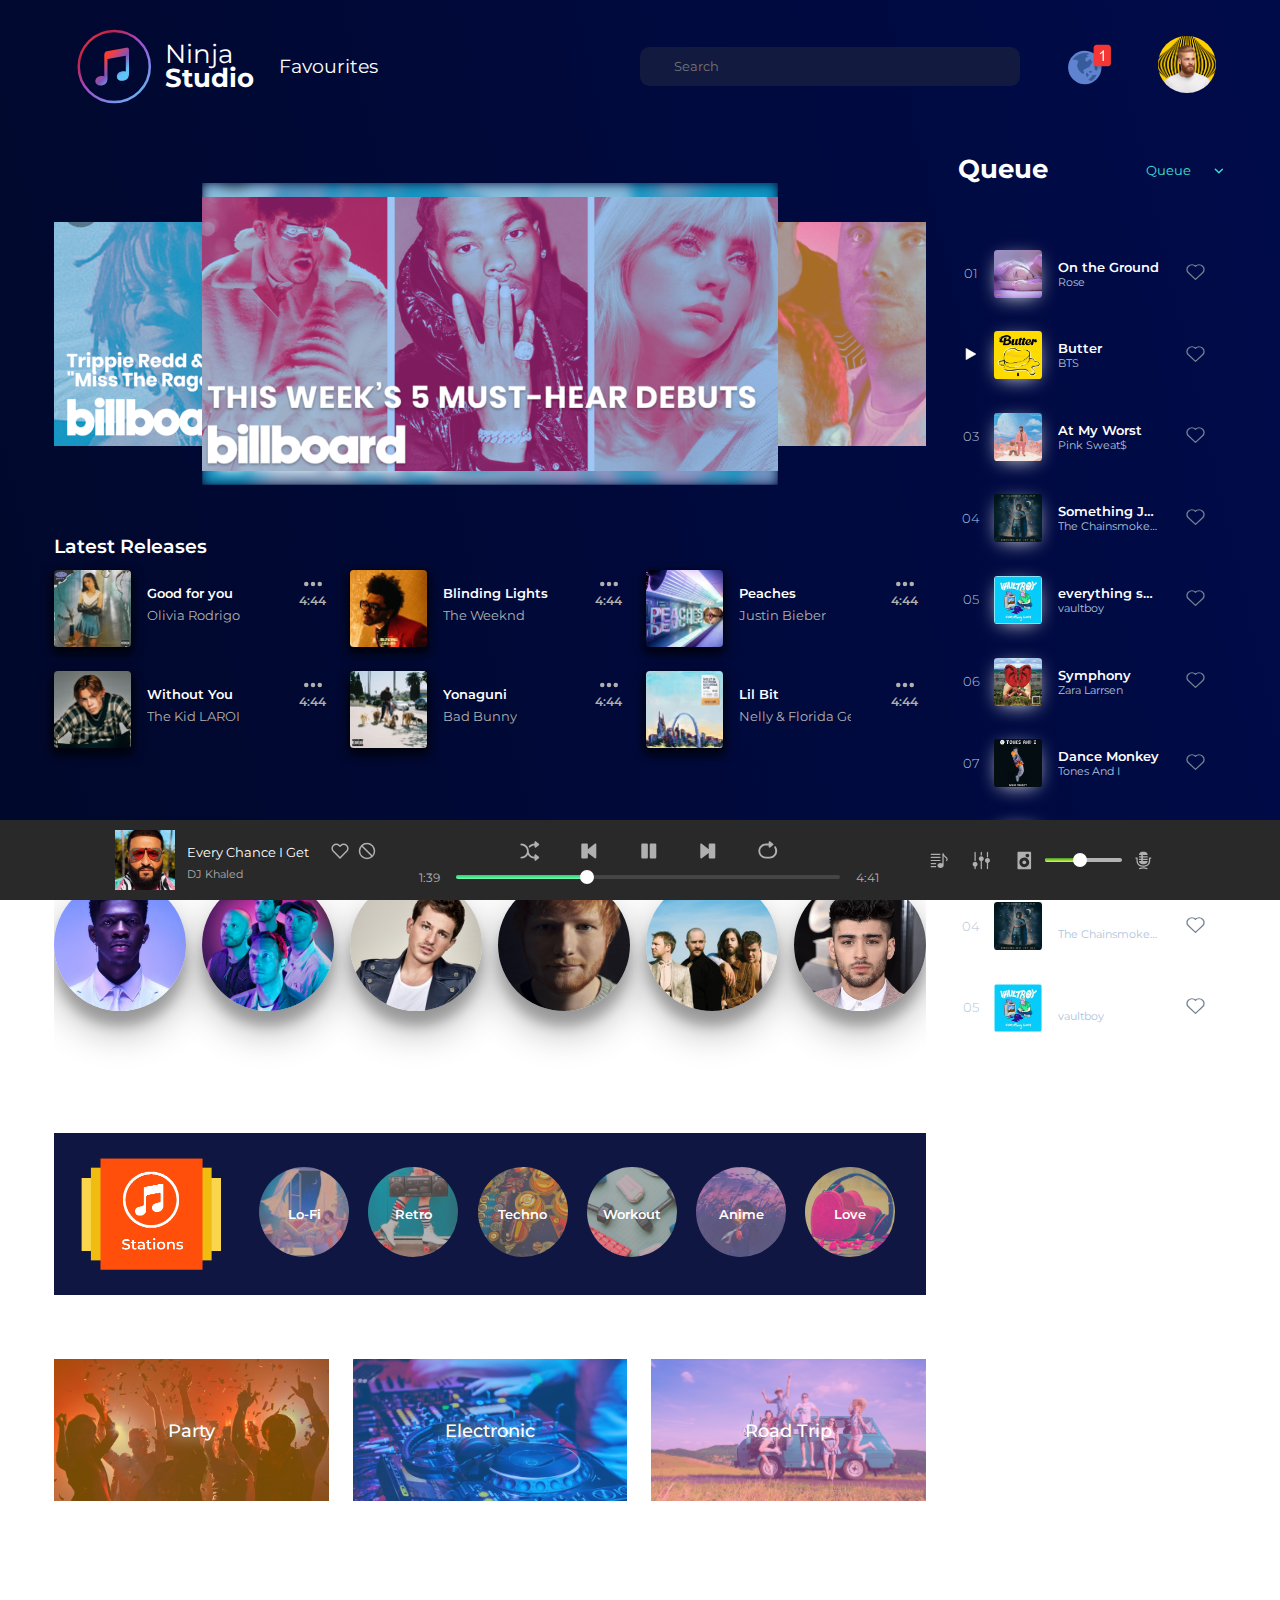
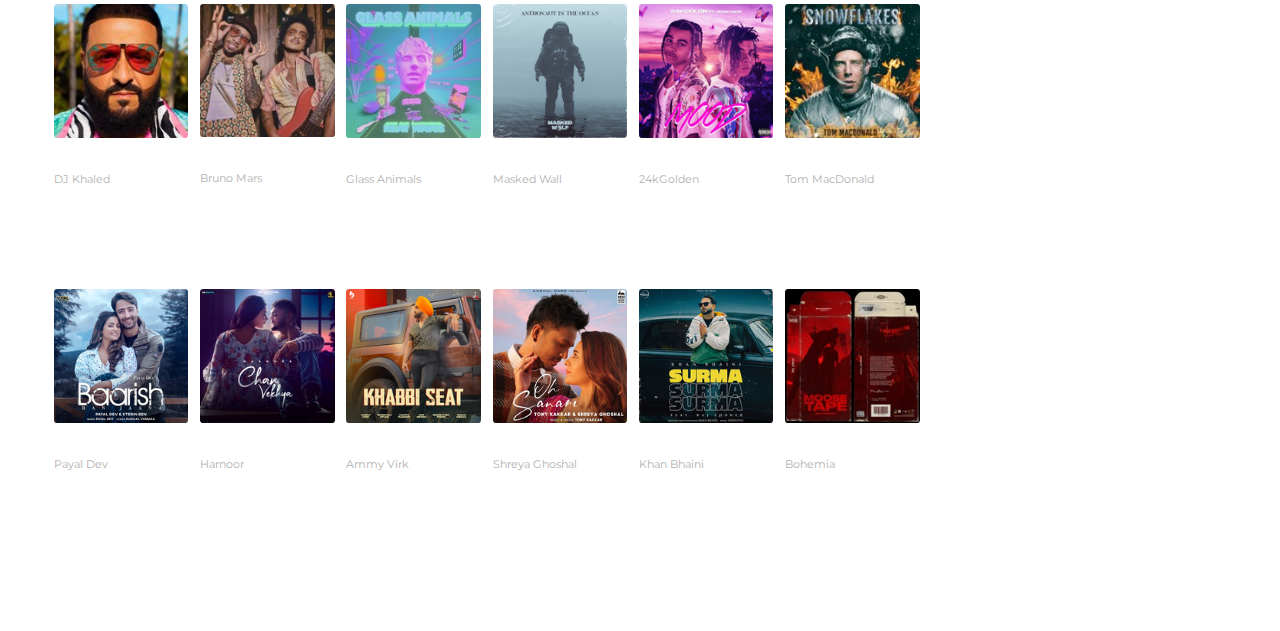
<file: index.html>
<!DOCTYPE html>
<html lang="en">

<head>
    <meta charset="UTF-8">
    <meta http-equiv="X-UA-Compatible" content="IE=edge">
    <meta name="viewport" content="width=device-width, initial-scale=1.0">
    <link href="https://fonts.googleapis.com/css2?family=Quicksand:wght@300;400;500;600&display=swap" rel="stylesheet">
    <link rel="stylesheet" href="./assets/css/main.css">
    <link rel="stylesheet" href="./assets/css/index-responsive.css">
    <link rel="stylesheet" href="./assets/css/hover-states.css">
    <title>Music Player</title>
</head>

<body>

    <!-- HEADER -->
    <header>
        <nav class="navbar">
            <!-- Navbar divided into 2 parts (left and right) to make them stay on both sides -->
            <!-- Navbar Left Part -->
            <div class="navbar-left">
                <div class="navbar-left-brand">
                    <!-- Logo image -->
                    <div class="navbar-left-brand-img">
                        <img src="assets/img/apple_music.svg" alt="">
                    </div>

                    <!-- Logo Text -->
                    <div class="navbar-left-brand-text">
                        <p> Ninja </p>
                        <h1> Studio </h1>
                    </div>
                </div>

                <p class="navbar-left-favorites">Favourites</p>
            </div>

            <!-- Navbar Right Part -->
            <div class="navbar-right">
                <!-- Search Bar -->
                <div class="navbar-right-search">
                    <input placeholder="Search" type="search" name="search" id="nav-search">
                </div>

                <!-- Notification Icon -->
                <div class="navbar-right-notification-icon">
                    <img src="assets/img/notification.svg" alt="">
                </div>

                <!-- navbar-right-avatar -->
                <div class="navbar-right-avatar">
                    <img src="assets/img/prof1.webp" alt="">
                </div>
            </div>
        </nav>
    </header>

    <!-- MAIN CONTENT -->
    <main>
        <!-- Left Part of the Site -->
        <div class="main-left">
            <!-- HERO SECTION -->
            <section class="main-left-hero_section">
                <!-- Only putting 1 image in the hero slider, as I'll be adding other 2 images as background images to this one -->
                <div class="hero-image-1">
                    <img id="bigger-hero-image" src="assets/img/hero5.png" alt="">

                    <!-- This image is just for styling the hero image and give a blur background -->
                    <div class="hero-blur-bg-container">
                        <img id="hero-blur-bg" src="assets/img/hero7.png" alt="">
                    </div>
                </div>
            </section>

            <!-- LATEST RELEASES -->
            <section class="new-songs">
                <div class="new-songs-container">
                    <h3>Latest Releases</h3>

                    <!-- display: grid; on this div to arrange cards nicely  -->
                    <div class="new-songs-container-content">

                        <!-- Each Card  -->
                        <div class="new-songs-card">
                            <!-- Left part = image + text -->
                            <div class="new-songs-card-left">
                                <div class="new-songs-card-left-img">
                                    <img src="./assets/img/new-songs/good.jpg" alt="">
                                    <svg viewBox="0 0 100 100" xmlns="http://www.w3.org/2000/svg">
                                        <path
                                            d="M31.356 25.677l38.625 22.3c1.557.899 1.557 3.147 0 4.046l-38.625 22.3c-1.557.899-3.504-.225-3.504-2.023V27.7c0-1.798 1.946-2.922 3.504-2.023z">
                                        </path>
                                        <path
                                            d="M69.981 47.977l-38.625-22.3a2.343 2.343 0 00-.716-.259l37.341 21.559c1.557.899 1.557 3.147 0 4.046l-38.625 22.3a2.296 2.296 0 01-1.078.301c.656.938 1.961 1.343 3.078.699l38.625-22.3c1.557-.899 1.557-3.147 0-4.046z">
                                        </path>
                                        <path
                                            d="M31.356 25.677l38.625 22.3c1.557.899 1.557 3.147 0 4.046l-38.625 22.3c-1.557.899-3.504-.225-3.504-2.023V27.7c0-1.798 1.946-2.922 3.504-2.023z">
                                        </path>
                                    </svg>
                                </div>
                                <div class="new-songs-card-left-content">
                                    <h4>Good for you</h4>
                                    <p>Olivia Rodrigo </p>
                                </div>
                            </div>

                            <!-- Right part = 3 dots svg + time -->
                            <div class="new-songs-card-right">
                                <svg viewBox="0 0 16 16" xmlns="http://www.w3.org/2000/svg">
                                    <circle cx="2" cy="8" r="2" />
                                    <circle cx="8" cy="8" r="2" />
                                    <circle cx="14" cy="8" r="2" /></svg>
                                <p>4:44</p>
                            </div>
                        </div>

                        <div class="new-songs-card">
                            <div class="new-songs-card-left">

                                <div class="new-songs-card-left-img">
                                    <img src="./assets/img/new-songs/bli.jpg" alt="">
                                    <svg viewBox="0 0 100 100" xmlns="http://www.w3.org/2000/svg">
                                        <path
                                            d="M31.356 25.677l38.625 22.3c1.557.899 1.557 3.147 0 4.046l-38.625 22.3c-1.557.899-3.504-.225-3.504-2.023V27.7c0-1.798 1.946-2.922 3.504-2.023z">
                                        </path>
                                        <path
                                            d="M69.981 47.977l-38.625-22.3a2.343 2.343 0 00-.716-.259l37.341 21.559c1.557.899 1.557 3.147 0 4.046l-38.625 22.3a2.296 2.296 0 01-1.078.301c.656.938 1.961 1.343 3.078.699l38.625-22.3c1.557-.899 1.557-3.147 0-4.046z">
                                        </path>
                                        <path
                                            d="M31.356 25.677l38.625 22.3c1.557.899 1.557 3.147 0 4.046l-38.625 22.3c-1.557.899-3.504-.225-3.504-2.023V27.7c0-1.798 1.946-2.922 3.504-2.023z">
                                        </path>
                                    </svg>
                                </div>


                                <div class="new-songs-card-left-content">
                                    <h4>Blinding Lights
                                    </h4>
                                    <p>The Weeknd</p>
                                </div>
                            </div>
                            <div class="new-songs-card-right">
                                <svg viewBox="0 0 16 16" xmlns="http://www.w3.org/2000/svg">
                                    <circle cx="2" cy="8" r="2" />
                                    <circle cx="8" cy="8" r="2" />
                                    <circle cx="14" cy="8" r="2" /></svg>
                                <p>4:44</p>
                            </div>
                        </div>
                        <div class="new-songs-card">
                            <div class="new-songs-card-left">
                                <div class="new-songs-card-left-img">
                                    <img src="./assets/img/new-songs/peaches.jpg" alt="">
                                    <svg viewBox="0 0 100 100" xmlns="http://www.w3.org/2000/svg">
                                        <path
                                            d="M31.356 25.677l38.625 22.3c1.557.899 1.557 3.147 0 4.046l-38.625 22.3c-1.557.899-3.504-.225-3.504-2.023V27.7c0-1.798 1.946-2.922 3.504-2.023z">
                                        </path>
                                        <path
                                            d="M69.981 47.977l-38.625-22.3a2.343 2.343 0 00-.716-.259l37.341 21.559c1.557.899 1.557 3.147 0 4.046l-38.625 22.3a2.296 2.296 0 01-1.078.301c.656.938 1.961 1.343 3.078.699l38.625-22.3c1.557-.899 1.557-3.147 0-4.046z">
                                        </path>
                                        <path
                                            d="M31.356 25.677l38.625 22.3c1.557.899 1.557 3.147 0 4.046l-38.625 22.3c-1.557.899-3.504-.225-3.504-2.023V27.7c0-1.798 1.946-2.922 3.504-2.023z">
                                        </path>
                                    </svg>
                                </div>
                                <div class="new-songs-card-left-content">
                                    <h4>Peaches</h4>
                                    <p>Justin Bieber</p>
                                </div>
                            </div>
                            <div class="new-songs-card-right">
                                <div class="drop-down-menu-container">
                                    <div class="drop-down-menu">
                                        <div class="drop-down-menu-items">
                                            <svg xmlns="http://www.w3.org/2000/svg" width="24" height="24" fill="none"
                                                stroke="currentColor" stroke-width="2" stroke-linecap="round"
                                                stroke-linejoin="round" class="feather feather-play">
                                                <path d="M5 3l14 9-14 9V3z" /></svg>
                                            <span>Play Now</span>
                                        </div>
                                        <div class="drop-down-menu-items">
                                            <svg id="plus-svg" xmlns="http://www.w3.org/2000/svg" width="24" height="24"
                                                fill="none" stroke="hsl(208deg 12%
                                                51%)" stroke-width="2" stroke-linecap="round" stroke-linejoin="round"
                                                class="feather feather-plus">
                                                <path d="M12 5v14M5 12h14"></path>
                                            </svg>
                                            <span>Add to Queue</span>
                                        </div>
                                        <div class="drop-down-menu-items">
                                            <svg xmlns="http://www.w3.org/2000/svg" width="24" height="24" fill="none"
                                                stroke="currentColor" stroke-width="2" stroke-linecap="round"
                                                stroke-linejoin="round" class="feather feather-list">
                                                <path d="M8 6h13M8 12h13M8 18h13M3 6h.01M3 12h.01M3 18h.01" /></svg>
                                            <span>Add to Favouries</span>
                                        </div>
                                        <div class="drop-down-menu-items">
                                            <svg xmlns="http://www.w3.org/2000/svg" width="24" height="24" fill="none"
                                                stroke="currentColor" stroke-width="2" stroke-linecap="round"
                                                stroke-linejoin="round" class="feather feather-info">
                                                <circle cx="12" cy="12" r="10" />
                                                <path d="M12 16v-4M12 8h.01" /></svg>
                                            <span>Get Info</span>
                                        </div>
                                    </div>
                                </div>


                                <svg viewBox="0 0 16 16" xmlns="http://www.w3.org/2000/svg">
                                    <circle cx="2" cy="8" r="2" />
                                    <circle cx="8" cy="8" r="2" />
                                    <circle cx="14" cy="8" r="2" /></svg>
                                <p>4:44</p>
                            </div>
                        </div>
                        <div class="new-songs-card">
                            <div class="new-songs-card-left">
                                <div class="new-songs-card-left-img">
                                    <img src="./assets/img/new-songs/without.jpg" alt="">
                                    <svg viewBox="0 0 100 100" xmlns="http://www.w3.org/2000/svg">
                                        <path
                                            d="M31.356 25.677l38.625 22.3c1.557.899 1.557 3.147 0 4.046l-38.625 22.3c-1.557.899-3.504-.225-3.504-2.023V27.7c0-1.798 1.946-2.922 3.504-2.023z">
                                        </path>
                                        <path
                                            d="M69.981 47.977l-38.625-22.3a2.343 2.343 0 00-.716-.259l37.341 21.559c1.557.899 1.557 3.147 0 4.046l-38.625 22.3a2.296 2.296 0 01-1.078.301c.656.938 1.961 1.343 3.078.699l38.625-22.3c1.557-.899 1.557-3.147 0-4.046z">
                                        </path>
                                        <path
                                            d="M31.356 25.677l38.625 22.3c1.557.899 1.557 3.147 0 4.046l-38.625 22.3c-1.557.899-3.504-.225-3.504-2.023V27.7c0-1.798 1.946-2.922 3.504-2.023z">
                                        </path>
                                    </svg>
                                </div>
                                <div class="new-songs-card-left-content">
                                    <h4>Without You</h4>
                                    <p>The Kid LAROI</p>
                                </div>
                            </div>
                            <div class="new-songs-card-right">
                                <svg viewBox="0 0 16 16" xmlns="http://www.w3.org/2000/svg">
                                    <circle cx="2" cy="8" r="2" />
                                    <circle cx="8" cy="8" r="2" />
                                    <circle cx="14" cy="8" r="2" /></svg>
                                <p>4:44</p>
                            </div>
                        </div>
                        <div class="new-songs-card">
                            <div class="new-songs-card-left">
                                <div class="new-songs-card-left-img">
                                    <img src="./assets/img/new-songs/yona.jpg" alt="">
                                    <svg viewBox="0 0 100 100" xmlns="http://www.w3.org/2000/svg">
                                        <path
                                            d="M31.356 25.677l38.625 22.3c1.557.899 1.557 3.147 0 4.046l-38.625 22.3c-1.557.899-3.504-.225-3.504-2.023V27.7c0-1.798 1.946-2.922 3.504-2.023z">
                                        </path>
                                        <path
                                            d="M69.981 47.977l-38.625-22.3a2.343 2.343 0 00-.716-.259l37.341 21.559c1.557.899 1.557 3.147 0 4.046l-38.625 22.3a2.296 2.296 0 01-1.078.301c.656.938 1.961 1.343 3.078.699l38.625-22.3c1.557-.899 1.557-3.147 0-4.046z">
                                        </path>
                                        <path
                                            d="M31.356 25.677l38.625 22.3c1.557.899 1.557 3.147 0 4.046l-38.625 22.3c-1.557.899-3.504-.225-3.504-2.023V27.7c0-1.798 1.946-2.922 3.504-2.023z">
                                        </path>
                                    </svg>
                                </div>
                                <div class="new-songs-card-left-content">
                                    <h4>Yonaguni</h4>
                                    <p>Bad Bunny</p>
                                </div>
                            </div>
                            <div class="new-songs-card-right">
                                <svg viewBox="0 0 16 16" xmlns="http://www.w3.org/2000/svg">
                                    <circle cx="2" cy="8" r="2" />
                                    <circle cx="8" cy="8" r="2" />
                                    <circle cx="14" cy="8" r="2" /></svg>
                                <p>4:44</p>
                            </div>
                        </div>
                        <div class="new-songs-card">
                            <div class="new-songs-card-left">
                                <div class="new-songs-card-left-img">
                                    <img src="./assets/img/new-songs/lilbit.jpg" alt="">
                                    <svg viewBox="0 0 100 100" xmlns="http://www.w3.org/2000/svg">
                                        <path
                                            d="M31.356 25.677l38.625 22.3c1.557.899 1.557 3.147 0 4.046l-38.625 22.3c-1.557.899-3.504-.225-3.504-2.023V27.7c0-1.798 1.946-2.922 3.504-2.023z">
                                        </path>
                                        <path
                                            d="M69.981 47.977l-38.625-22.3a2.343 2.343 0 00-.716-.259l37.341 21.559c1.557.899 1.557 3.147 0 4.046l-38.625 22.3a2.296 2.296 0 01-1.078.301c.656.938 1.961 1.343 3.078.699l38.625-22.3c1.557-.899 1.557-3.147 0-4.046z">
                                        </path>
                                        <path
                                            d="M31.356 25.677l38.625 22.3c1.557.899 1.557 3.147 0 4.046l-38.625 22.3c-1.557.899-3.504-.225-3.504-2.023V27.7c0-1.798 1.946-2.922 3.504-2.023z">
                                        </path>
                                    </svg>
                                </div>
                                <div class="new-songs-card-left-content">
                                    <h4>Lil Bit</h4>
                                    <p>Nelly & Florida Georgia Line</p>
                                </div>
                            </div>
                            <div class="new-songs-card-right">
                                <svg viewBox="0 0 16 16" xmlns="http://www.w3.org/2000/svg">
                                    <circle cx="2" cy="8" r="2" />
                                    <circle cx="8" cy="8" r="2" />
                                    <circle cx="14" cy="8" r="2" /></svg>
                                <p>4:44</p>
                            </div>
                        </div>
                    </div>
                </div>
            </section>

            <!-- POPULAR ARTISTS  -->
            <section class="artists overflow-hidden">
                <h3>Popular Artists</h3>
                <div class="artists-container">
                    <!-- Each Artist's Card -->
                    <div>
                        <!-- This div has artist images and "on hover" play button svg  -->
                        <!-- Also box-shadow is clipped on both sides of the container because of overflow-hidden property. -->
                        <div class="artists-container-imgsvg">
                            <img src="assets/img/artists/lilnasx.jpg" alt="">

                            <svg viewBox="0 0 100 100" xmlns="http://www.w3.org/2000/svg">
                                <path
                                    d="M31.356 25.677l38.625 22.3c1.557.899 1.557 3.147 0 4.046l-38.625 22.3c-1.557.899-3.504-.225-3.504-2.023V27.7c0-1.798 1.946-2.922 3.504-2.023z">
                                </path>
                                <path
                                    d="M69.981 47.977l-38.625-22.3a2.343 2.343 0 00-.716-.259l37.341 21.559c1.557.899 1.557 3.147 0 4.046l-38.625 22.3a2.296 2.296 0 01-1.078.301c.656.938 1.961 1.343 3.078.699l38.625-22.3c1.557-.899 1.557-3.147 0-4.046z">
                                </path>
                                <path
                                    d="M31.356 25.677l38.625 22.3c1.557.899 1.557 3.147 0 4.046l-38.625 22.3c-1.557.899-3.504-.225-3.504-2.023V27.7c0-1.798 1.946-2.922 3.504-2.023z">
                                </path>
                            </svg>
                        </div>

                        <!-- Artist name below the image -->
                        <p>Lil Nas X</h4>
                    </div>

                    <div>
                        <div class="artists-container-imgsvg">
                            <img src="assets/img/artists/coldplay.jpg" alt="">

                            <svg viewBox="0 0 100 100" xmlns="http://www.w3.org/2000/svg">
                                <path
                                    d="M31.356 25.677l38.625 22.3c1.557.899 1.557 3.147 0 4.046l-38.625 22.3c-1.557.899-3.504-.225-3.504-2.023V27.7c0-1.798 1.946-2.922 3.504-2.023z">
                                </path>
                                <path
                                    d="M69.981 47.977l-38.625-22.3a2.343 2.343 0 00-.716-.259l37.341 21.559c1.557.899 1.557 3.147 0 4.046l-38.625 22.3a2.296 2.296 0 01-1.078.301c.656.938 1.961 1.343 3.078.699l38.625-22.3c1.557-.899 1.557-3.147 0-4.046z">
                                </path>
                                <path
                                    d="M31.356 25.677l38.625 22.3c1.557.899 1.557 3.147 0 4.046l-38.625 22.3c-1.557.899-3.504-.225-3.504-2.023V27.7c0-1.798 1.946-2.922 3.504-2.023z">
                                </path>
                            </svg>
                        </div>
                        <p>ColdPlay</p>
                    </div>

                    <div>
                        <div class="artists-container-imgsvg">
                            <img src="assets/img/artists/charlie.jpg" alt="">

                            <svg viewBox="0 0 100 100" xmlns="http://www.w3.org/2000/svg">
                                <path
                                    d="M31.356 25.677l38.625 22.3c1.557.899 1.557 3.147 0 4.046l-38.625 22.3c-1.557.899-3.504-.225-3.504-2.023V27.7c0-1.798 1.946-2.922 3.504-2.023z">
                                </path>
                                <path
                                    d="M69.981 47.977l-38.625-22.3a2.343 2.343 0 00-.716-.259l37.341 21.559c1.557.899 1.557 3.147 0 4.046l-38.625 22.3a2.296 2.296 0 01-1.078.301c.656.938 1.961 1.343 3.078.699l38.625-22.3c1.557-.899 1.557-3.147 0-4.046z">
                                </path>
                                <path
                                    d="M31.356 25.677l38.625 22.3c1.557.899 1.557 3.147 0 4.046l-38.625 22.3c-1.557.899-3.504-.225-3.504-2.023V27.7c0-1.798 1.946-2.922 3.504-2.023z">
                                </path>
                            </svg>
                        </div>
                        <p>Charlie Puth</h4>
                    </div>

                    <div>
                        <div class="artists-container-imgsvg">
                            <img src="assets/img/artists/ed.jpg" alt="">

                            <svg viewBox="0 0 100 100" xmlns="http://www.w3.org/2000/svg">
                                <path
                                    d="M31.356 25.677l38.625 22.3c1.557.899 1.557 3.147 0 4.046l-38.625 22.3c-1.557.899-3.504-.225-3.504-2.023V27.7c0-1.798 1.946-2.922 3.504-2.023z">
                                </path>
                                <path
                                    d="M69.981 47.977l-38.625-22.3a2.343 2.343 0 00-.716-.259l37.341 21.559c1.557.899 1.557 3.147 0 4.046l-38.625 22.3a2.296 2.296 0 01-1.078.301c.656.938 1.961 1.343 3.078.699l38.625-22.3c1.557-.899 1.557-3.147 0-4.046z">
                                </path>
                                <path
                                    d="M31.356 25.677l38.625 22.3c1.557.899 1.557 3.147 0 4.046l-38.625 22.3c-1.557.899-3.504-.225-3.504-2.023V27.7c0-1.798 1.946-2.922 3.504-2.023z">
                                </path>
                            </svg>
                        </div>
                        <p>Ed Sheeran</p>
                    </div>

                    <div>
                        <div class="artists-container-imgsvg">
                            <img src="assets/img/artists/imagine.jpg" alt="">

                            <svg viewBox="0 0 100 100" xmlns="http://www.w3.org/2000/svg">
                                <path
                                    d="M31.356 25.677l38.625 22.3c1.557.899 1.557 3.147 0 4.046l-38.625 22.3c-1.557.899-3.504-.225-3.504-2.023V27.7c0-1.798 1.946-2.922 3.504-2.023z">
                                </path>
                                <path
                                    d="M69.981 47.977l-38.625-22.3a2.343 2.343 0 00-.716-.259l37.341 21.559c1.557.899 1.557 3.147 0 4.046l-38.625 22.3a2.296 2.296 0 01-1.078.301c.656.938 1.961 1.343 3.078.699l38.625-22.3c1.557-.899 1.557-3.147 0-4.046z">
                                </path>
                                <path
                                    d="M31.356 25.677l38.625 22.3c1.557.899 1.557 3.147 0 4.046l-38.625 22.3c-1.557.899-3.504-.225-3.504-2.023V27.7c0-1.798 1.946-2.922 3.504-2.023z">
                                </path>
                            </svg>
                        </div>
                        <p>Imagine Dragons</h4>
                    </div>

                    <div>
                        <div class="artists-container-imgsvg">
                            <img src="assets/img/artists/zayn.jpg" alt="">

                            <svg viewBox="0 0 100 100" xmlns="http://www.w3.org/2000/svg">
                                <path
                                    d="M31.356 25.677l38.625 22.3c1.557.899 1.557 3.147 0 4.046l-38.625 22.3c-1.557.899-3.504-.225-3.504-2.023V27.7c0-1.798 1.946-2.922 3.504-2.023z">
                                </path>
                                <path
                                    d="M69.981 47.977l-38.625-22.3a2.343 2.343 0 00-.716-.259l37.341 21.559c1.557.899 1.557 3.147 0 4.046l-38.625 22.3a2.296 2.296 0 01-1.078.301c.656.938 1.961 1.343 3.078.699l38.625-22.3c1.557-.899 1.557-3.147 0-4.046z">
                                </path>
                                <path
                                    d="M31.356 25.677l38.625 22.3c1.557.899 1.557 3.147 0 4.046l-38.625 22.3c-1.557.899-3.504-.225-3.504-2.023V27.7c0-1.798 1.946-2.922 3.504-2.023z">
                                </path>
                            </svg>
                        </div>
                        <p>Zayn</h4>
                    </div>
                </div>
            </section>

            <!-- STATIONS -->
            <section class="stations overflow-hidden">
                <div class="stations-container">
                    <!-- Created the "Station" png in photopea because it looked very cool in the example -->
                    <img id="stations-img" src="./assets/img/stations/stations.png" alt="">

                    <!-- Each Card -->
                    <div class="stations-item">
                        <img src="./assets/img/stations/lofi.jpg" alt="">
                        <p>Lo-Fi</p>
                    </div>

                    <div class="stations-item">
                        <img src="./assets/img/stations/hiphop.jpg" alt="">
                        <p>Retro</h4>
                    </div>

                    <div class="stations-item">
                        <img src="./assets/img/stations/techno.jpg" alt="">
                        <p>Techno</h4>
                    </div>

                    <div class="stations-item">
                        <img src="./assets/img/stations/workout.png" alt="">
                        <p>Workout</h4>
                    </div>

                    <div class="stations-item">
                        <img src="./assets/img/stations/Anime.jpg" alt="">
                        <p>Anime</h4>
                    </div>

                    <div class="stations-item">
                        <img src="./assets/img/stations/love.png" alt="">
                        <p>Love</h4>
                    </div>

                </div>


            </section>

            <!-- 3 BANNERS -->
            <section>
                <div class="three-banners-container">
                    <!-- Each Banner Card -->
                    <div class="three-banners-banner banner-bg1">
                        <!-- Main image -->
                        <img src="./assets/img/three-banners/party.jpg" alt="">

                        <!-- #img2 - Using the tiniest gif to hide the second empty img src tag. Which is required to create translucent overlay image -->
                        <img id="img2" src="[data-uri]" alt="">

                        <!-- Absolute positioned text in the middle of each card -->
                        <p>Party</p>
                    </div>

                    <div class="three-banners-banner banner-bg2">
                        <img src="./assets/img/three-banners/electronic.jpg" alt="">
                        <img id="img2" src="[data-uri]" alt="">
                        <p>Electronic</p>

                    </div>

                    <div class="three-banners-banner banner-bg3">
                        <img src="./assets/img/three-banners/roadtrip.jpg" alt="">
                        <img id="img2" src="[data-uri]" alt="">
                        <p>Road Trip</p>
                    </div>
                </div>
            </section>

            <!-- LATEST ENGLISH -->
            <section>
                <h3>Latest English</h3>
                <div class="song-container overflow-hidden">
                    <!-- Each Card -->
                    <div class="song">
                        <div class="song-imgsvg">
                            <img src="./assets/img/latest-english/every.jpg" alt="">

                            <svg xmlns="http://www.w3.org/2000/svg" xmlns:xlink="http://www.w3.org/1999/xlink"
                                id="Layer_1" style="enable-background:new 0 0 512 512;" version="1.1"
                                xml:space="preserve" viewBox="96 64 320 384">
                                <path
                                    d="M405.2,232.9L126.8,67.2c-3.4-2-6.9-3.2-10.9-3.2c-10.9,0-19.8,9-19.8,20H96v344h0.1c0,11,8.9,20,19.8,20  c4.1,0,7.5-1.4,11.2-3.4l278.1-165.5c6.6-5.5,10.8-13.8,10.8-23.1C416,246.7,411.8,238.5,405.2,232.9z">
                                </path>
                            </svg>
                        </div>

                        <h6> Every Chance I Get </h6>
                        <p> DJ Khaled </p>


                    </div>

                    <div class="song">

                        <div class="song-imgsvg">
                            <img src="./assets/img/latest-english/leave.jpg" alt="">

                            <svg xmlns="http://www.w3.org/2000/svg" xmlns:xlink="http://www.w3.org/1999/xlink"
                                id="Layer_1" style="enable-background:new 0 0 512 512;" version="1.1"
                                xml:space="preserve" viewBox="96 64 320 384">
                                <path
                                    d="M405.2,232.9L126.8,67.2c-3.4-2-6.9-3.2-10.9-3.2c-10.9,0-19.8,9-19.8,20H96v344h0.1c0,11,8.9,20,19.8,20  c4.1,0,7.5-1.4,11.2-3.4l278.1-165.5c6.6-5.5,10.8-13.8,10.8-23.1C416,246.7,411.8,238.5,405.2,232.9z">
                                </path>
                            </svg>
                        </div>

                        <h6> Leave The Door Open </h6>
                        <p> Bruno Mars </p>
                    </div>

                    <div class="song">
                        <div class="song-imgsvg">
                            <img src="./assets/img/latest-english/heatwaves.webp" alt="">

                            <svg xmlns="http://www.w3.org/2000/svg" xmlns:xlink="http://www.w3.org/1999/xlink"
                                id="Layer_1" style="enable-background:new 0 0 512 512;" version="1.1"
                                xml:space="preserve" viewBox="96 64 320 384">
                                <path
                                    d="M405.2,232.9L126.8,67.2c-3.4-2-6.9-3.2-10.9-3.2c-10.9,0-19.8,9-19.8,20H96v344h0.1c0,11,8.9,20,19.8,20  c4.1,0,7.5-1.4,11.2-3.4l278.1-165.5c6.6-5.5,10.8-13.8,10.8-23.1C416,246.7,411.8,238.5,405.2,232.9z">
                                </path>
                            </svg>
                        </div>
                        <h6> Heat Waves </h6>
                        <p> Glass Animals </p>
                    </div>

                    <div class="song">
                        <div class="song-imgsvg">
                            <img src="./assets/img/latest-english/astronaut.jpg" alt="">

                            <svg xmlns="http://www.w3.org/2000/svg" xmlns:xlink="http://www.w3.org/1999/xlink"
                                id="Layer_1" style="enable-background:new 0 0 512 512;" version="1.1"
                                xml:space="preserve" viewBox="96 64 320 384">
                                <path
                                    d="M405.2,232.9L126.8,67.2c-3.4-2-6.9-3.2-10.9-3.2c-10.9,0-19.8,9-19.8,20H96v344h0.1c0,11,8.9,20,19.8,20  c4.1,0,7.5-1.4,11.2-3.4l278.1-165.5c6.6-5.5,10.8-13.8,10.8-23.1C416,246.7,411.8,238.5,405.2,232.9z">
                                </path>
                            </svg>
                        </div>
                        <h6> Astronaut in the Ocean </h6>
                        <p> Masked Wall </p>
                    </div>

                    <div class="song">
                        <div class="song-imgsvg">
                            <img src="./assets/img/latest-english/mood.jpg" alt="">
                            <svg xmlns="http://www.w3.org/2000/svg" xmlns:xlink="http://www.w3.org/1999/xlink"
                                id="Layer_1" style="enable-background:new 0 0 512 512;" version="1.1"
                                xml:space="preserve" viewBox="96 64 320 384">
                                <path
                                    d="M405.2,232.9L126.8,67.2c-3.4-2-6.9-3.2-10.9-3.2c-10.9,0-19.8,9-19.8,20H96v344h0.1c0,11,8.9,20,19.8,20  c4.1,0,7.5-1.4,11.2-3.4l278.1-165.5c6.6-5.5,10.8-13.8,10.8-23.1C416,246.7,411.8,238.5,405.2,232.9z">
                                </path>
                            </svg>
                        </div>
                        <h6> Mood </h6>
                        <p> 24kGolden </p>
                    </div>

                    <div class="song">
                        <div class="song-imgsvg">
                            <img src="./assets/img/latest-english/snowflakes.jpg" alt="">

                            <svg xmlns="http://www.w3.org/2000/svg" xmlns:xlink="http://www.w3.org/1999/xlink"
                                id="Layer_1" style="enable-background:new 0 0 512 512;" version="1.1"
                                xml:space="preserve" viewBox="96 64 320 384">
                                <path
                                    d="M405.2,232.9L126.8,67.2c-3.4-2-6.9-3.2-10.9-3.2c-10.9,0-19.8,9-19.8,20H96v344h0.1c0,11,8.9,20,19.8,20  c4.1,0,7.5-1.4,11.2-3.4l278.1-165.5c6.6-5.5,10.8-13.8,10.8-23.1C416,246.7,411.8,238.5,405.2,232.9z">
                                </path>
                            </svg>
                        </div>
                        <h6> Snowflakes </h6>
                        <p> Tom MacDonald </p>
                    </div>
                </div>
            </section>

            <!-- LATEST HINDI -->
            <!-- Re-used code from above section with changed images and text -->
            <section>
                <h3>Latest Hindi</h3>
                <div class="song-container overflow-hidden extra-bottom-margin">
                    <!-- Each Card -->
                    <div class="song">
                        <div class="song-imgsvg">
                            <img src="./assets/img/latest-hindi/baarish.jpg" alt="">

                            <svg xmlns="http://www.w3.org/2000/svg" xmlns:xlink="http://www.w3.org/1999/xlink"
                                id="Layer_1" style="enable-background:new 0 0 512 512;" version="1.1"
                                xml:space="preserve" viewBox="96 64 320 384">
                                <path
                                    d="M405.2,232.9L126.8,67.2c-3.4-2-6.9-3.2-10.9-3.2c-10.9,0-19.8,9-19.8,20H96v344h0.1c0,11,8.9,20,19.8,20  c4.1,0,7.5-1.4,11.2-3.4l278.1-165.5c6.6-5.5,10.8-13.8,10.8-23.1C416,246.7,411.8,238.5,405.2,232.9z">
                                </path>
                            </svg>
                        </div>
                        <h6> Baarish Ban Jana </h6>
                        <p> Payal Dev </p>
                    </div>
                    <div class="song">
                        <div class="song-imgsvg">
                            <img src="./assets/img/latest-hindi/chanvekheya.jpeg" alt="">

                            <svg xmlns="http://www.w3.org/2000/svg" xmlns:xlink="http://www.w3.org/1999/xlink"
                                id="Layer_1" style="enable-background:new 0 0 512 512;" version="1.1"
                                xml:space="preserve" viewBox="96 64 320 384">
                                <path
                                    d="M405.2,232.9L126.8,67.2c-3.4-2-6.9-3.2-10.9-3.2c-10.9,0-19.8,9-19.8,20H96v344h0.1c0,11,8.9,20,19.8,20  c4.1,0,7.5-1.4,11.2-3.4l278.1-165.5c6.6-5.5,10.8-13.8,10.8-23.1C416,246.7,411.8,238.5,405.2,232.9z">
                                </path>
                            </svg>
                        </div>
                        <h6> Chan Vekhya </h6>
                        <p> Harnoor </p>
                    </div>
                    <div class="song">
                        <div class="song-imgsvg">
                            <img src="./assets/img/latest-hindi/khabbi seat.jpg" alt="">

                            <svg xmlns="http://www.w3.org/2000/svg" xmlns:xlink="http://www.w3.org/1999/xlink"
                                id="Layer_1" style="enable-background:new 0 0 512 512;" version="1.1"
                                xml:space="preserve" viewBox="96 64 320 384">
                                <path
                                    d="M405.2,232.9L126.8,67.2c-3.4-2-6.9-3.2-10.9-3.2c-10.9,0-19.8,9-19.8,20H96v344h0.1c0,11,8.9,20,19.8,20  c4.1,0,7.5-1.4,11.2-3.4l278.1-165.5c6.6-5.5,10.8-13.8,10.8-23.1C416,246.7,411.8,238.5,405.2,232.9z">
                                </path>
                            </svg>
                        </div>
                        <h6> Khabbi Seat </h6>
                        <p> Ammy Virk </p>
                    </div>
                    <div class="song">
                        <div class="song-imgsvg">
                            <img src="./assets/img/latest-hindi/ohsanam.jpg" alt="">

                            <svg xmlns="http://www.w3.org/2000/svg" xmlns:xlink="http://www.w3.org/1999/xlink"
                                id="Layer_1" style="enable-background:new 0 0 512 512;" version="1.1"
                                xml:space="preserve" viewBox="96 64 320 384">
                                <path
                                    d="M405.2,232.9L126.8,67.2c-3.4-2-6.9-3.2-10.9-3.2c-10.9,0-19.8,9-19.8,20H96v344h0.1c0,11,8.9,20,19.8,20  c4.1,0,7.5-1.4,11.2-3.4l278.1-165.5c6.6-5.5,10.8-13.8,10.8-23.1C416,246.7,411.8,238.5,405.2,232.9z">
                                </path>
                            </svg>
                        </div>
                        <h6> Oh Sanam </h6>
                        <p> Shreya Ghoshal </p>
                    </div>
                    <div class="song">
                        <div class="song-imgsvg">

                            <img src="./assets/img/latest-hindi/surma.jpg" alt="">
                            <svg xmlns="http://www.w3.org/2000/svg" xmlns:xlink="http://www.w3.org/1999/xlink"
                                id="Layer_1" style="enable-background:new 0 0 512 512;" version="1.1"
                                xml:space="preserve" viewBox="96 64 320 384">
                                <path
                                    d="M405.2,232.9L126.8,67.2c-3.4-2-6.9-3.2-10.9-3.2c-10.9,0-19.8,9-19.8,20H96v344h0.1c0,11,8.9,20,19.8,20  c4.1,0,7.5-1.4,11.2-3.4l278.1-165.5c6.6-5.5,10.8-13.8,10.8-23.1C416,246.7,411.8,238.5,405.2,232.9z">
                                </path>
                            </svg>
                        </div>
                        <h6> Surma </h6>
                        <p> Khan Bhaini </p>
                    </div>
                    <div class="song">
                        <div class="song-imgsvg">
                            <img src="./assets/img/latest-hindi/thesedays.jpg" alt="">

                            <svg xmlns="http://www.w3.org/2000/svg" xmlns:xlink="http://www.w3.org/1999/xlink"
                                id="Layer_1" style="enable-background:new 0 0 512 512;" version="1.1"
                                xml:space="preserve" viewBox="96 64 320 384">
                                <path
                                    d="M405.2,232.9L126.8,67.2c-3.4-2-6.9-3.2-10.9-3.2c-10.9,0-19.8,9-19.8,20H96v344h0.1c0,11,8.9,20,19.8,20  c4.1,0,7.5-1.4,11.2-3.4l278.1-165.5c6.6-5.5,10.8-13.8,10.8-23.1C416,246.7,411.8,238.5,405.2,232.9z">
                                </path>
                            </svg>
                        </div>
                        <h6> These Days </h6>
                        <p> Bohemia </p>
                    </div>

                </div>
            </section>
        </div>

        <!-- I created this outer div (.hover-and-main-right) so that I have a div that contains "hover button" and "whole sidebar" inside it, so that I can hide the sidebar but keep the hover button visible, and then when I hover on the button, it changes the display of the sidebar to "block", so the site can be made responsive while keeping sidebar accessible . -->
        <div class="hover-and-main-right">
            <!-- Hover Button -->
            <div class="side-pop-out-menu">
                <p class="more-button">
                    <a id="side-pop-button" href="#">
                        <svg xmlns="http://www.w3.org/2000/svg" xmlns:xlink="http://www.w3.org/1999/xlink" version="1.1"
                            id="Layer_1" x="0px" y="0px" enable-background="new 0 0 122.88 122.88" xml:space="preserve"
                            viewBox="0 0 122.88 122.88">
                            <g>
                                <path
                                    d="M61.439,0L61.439,0v0.016c-16.976,0-32.335,6.874-43.443,17.981S0.016,44.464,0.016,61.438H0v0.002l0,0h0.016 c0,16.978,6.874,32.336,17.981,43.444c11.107,11.106,26.467,17.98,43.441,17.98v0.016h0.002l0,0v-0.016 c16.977,0,32.336-6.874,43.443-17.98c11.107-11.108,17.981-26.467,17.981-43.441h0.016v-0.003l0,0h-0.016 c0-16.976-6.874-32.335-17.981-43.442S78.416,0.016,61.442,0.016V0H61.439L61.439,0z M51.181,42.479 c-1.909-1.964-1.864-5.1,0.098-7.01c1.961-1.909,5.1-1.866,7.009,0.098l21.838,22.519l-3.554,3.456l3.569-3.458 c1.91,1.971,1.862,5.116-0.108,7.027c-0.057,0.057-0.115,0.109-0.175,0.161L58.288,87.329c-1.909,1.963-5.048,2.007-7.009,0.097 c-1.962-1.907-2.007-5.045-0.098-7.009l18.473-18.889L51.181,42.479L51.181,42.479z">
                                </path>
                            </g>
                        </svg></a>
                </p>
            </div>

            <!-- Right Part of the site -->
            <div class="main-right">
                <!-- SIDEBAR - Content  -->
                <div class="sidebar">
                    <!-- SIDEBAR - Heading -->
                    <div class="sidebar-heading">
                        <h1 class="sidebar-heading-left">
                            Queue
                        </h1>
                        <div class="sidebar-heading-right">
                            <div class="drop-down-menu2">
                                <div class="drop-down-menu2-items">
                                    <span>Playlists</span>
                                </div>
                                <div class="drop-down-menu2-breaker"></div>
                                <div class="drop-down-menu2-items">
                                    <span>Favourite Songs</span>
                                </div>
                            </div>

                            <p>Queue
                                <svg xmlns="http://www.w3.org/2000/svg" width="15" height="16">
                                    <path
                                        d="M25.87 39.65L8.21 21.989a3.5 3.5 0 114.95-4.949l15.184 15.186L43.53 17.04a3.499 3.499 0 015.974 2.475c0 .896-.342 1.792-1.025 2.476L30.823 39.646l-.004.005a3.498 3.498 0 01-4.949-.001z" />
                                </svg>
                            </p>
                        </div>
                    </div>

                    <!-- SIDEBAR - Each Card -->
                    <div class="sidebar-container">
                        <div class="sidebar-container-left">
                            <div class="s-no">
                                <p>01</p>
                            </div>

                            <div class="sidebar-image">
                                <img src="assets/img/album_art/ontheground.jpg" alt="">
                            </div>

                            <div class="sidebar-song-info sidebar-song-info-resp">
                                <h5>On the Ground</h5>
                                <p>Rose</p>
                            </div>
                        </div>

                        <div class="sidebar-container-right">
                            <svg viewBox="0 0 32 32" xmlns="http://www.w3.org/2000/svg">
                                <path
                                    d="M16 8.064c-2.974-2.753-7.796-2.753-10.77 0s-2.974 7.215 0 9.968L16 28l10.77-9.968c2.974-2.753 2.974-7.215 0-9.968s-7.796-2.752-10.77 0z"
                                    fill="none" stroke="hsl(208deg 12% 51%)" stroke-linecap="round"
                                    stroke-linejoin="round" stroke-miterlimit="10" stroke-width="2" /></svg>
                        </div>

                    </div>

                    <div class="sidebar-container">
                        <div class="sidebar-container-left">
                            <div class="s-no">
                                <svg fill="white" viewBox="0 0 100 100" xmlns="http://www.w3.org/2000/svg">
                                    <path
                                        d="M31.356 25.677l38.625 22.3c1.557.899 1.557 3.147 0 4.046l-38.625 22.3c-1.557.899-3.504-.225-3.504-2.023V27.7c0-1.798 1.946-2.922 3.504-2.023z">
                                    </path>
                                    <path
                                        d="M69.981 47.977l-38.625-22.3a2.343 2.343 0 00-.716-.259l37.341 21.559c1.557.899 1.557 3.147 0 4.046l-38.625 22.3a2.296 2.296 0 01-1.078.301c.656.938 1.961 1.343 3.078.699l38.625-22.3c1.557-.899 1.557-3.147 0-4.046z">
                                    </path>
                                    <path
                                        d="M31.356 25.677l38.625 22.3c1.557.899 1.557 3.147 0 4.046l-38.625 22.3c-1.557.899-3.504-.225-3.504-2.023V27.7c0-1.798 1.946-2.922 3.504-2.023z"
                                        fill="none" stroke="#000" stroke-miterlimit="10"></path>
                                </svg>
                            </div>

                            <div class="sidebar-image">
                                <img src="assets/img/album_art/butter-bts.jpg" alt="">
                            </div>

                            <div class="sidebar-song-info sidebar-song-info-resp">
                                <h5>Butter</h5>
                                <p>BTS</p>
                            </div>
                        </div>

                        <div class="sidebar-container-right">
                            <svg viewBox="0 0 32 32" xmlns="http://www.w3.org/2000/svg">
                                <path
                                    d="M16 8.064c-2.974-2.753-7.796-2.753-10.77 0s-2.974 7.215 0 9.968L16 28l10.77-9.968c2.974-2.753 2.974-7.215 0-9.968s-7.796-2.752-10.77 0z"
                                    fill="none" stroke="hsl(208deg 12% 51%)" stroke-linecap="round"
                                    stroke-linejoin="round" stroke-miterlimit="10" stroke-width="2" /></svg>
                        </div>

                    </div>

                    <div class="sidebar-container">
                        <div class="sidebar-container-left">
                            <div class="s-no">
                                <p>03</p>
                            </div>

                            <div class="sidebar-image">
                                <img src="assets/img/album_art/atmy.jpg" alt="">
                            </div>

                            <div class="sidebar-song-info sidebar-song-info-resp">
                                <h5>At My Worst</h5>
                                <p>Pink Sweat$</p>
                            </div>
                        </div>

                        <div class="sidebar-container-right">
                            <svg viewBox="0 0 32 32" xmlns="http://www.w3.org/2000/svg">
                                <path
                                    d="M16 8.064c-2.974-2.753-7.796-2.753-10.77 0s-2.974 7.215 0 9.968L16 28l10.77-9.968c2.974-2.753 2.974-7.215 0-9.968s-7.796-2.752-10.77 0z"
                                    fill="none" stroke="hsl(208deg 12% 51%)" stroke-linecap="round"
                                    stroke-linejoin="round" stroke-miterlimit="10" stroke-width="2" /></svg>
                        </div>

                    </div>

                    <div class="sidebar-container">
                        <div class="sidebar-container-left">
                            <div class="s-no">
                                <p>04</p>
                            </div>

                            <div class="sidebar-image">
                                <img src="assets/img/album_art/something.jpg" alt="">
                            </div>

                            <div class="sidebar-song-info sidebar-song-info-resp">
                                <h5>Something Just Like This</h5>
                                <p>The Chainsmokers, Coldplay</p>
                            </div>
                        </div>

                        <div class="sidebar-container-right">
                            <svg viewBox="0 0 32 32" xmlns="http://www.w3.org/2000/svg">
                                <path
                                    d="M16 8.064c-2.974-2.753-7.796-2.753-10.77 0s-2.974 7.215 0 9.968L16 28l10.77-9.968c2.974-2.753 2.974-7.215 0-9.968s-7.796-2.752-10.77 0z"
                                    fill="none" stroke="hsl(208deg 12% 51%)" stroke-linecap="round"
                                    stroke-linejoin="round" stroke-miterlimit="10" stroke-width="2" /></svg>
                        </div>

                    </div>

                    <div class="sidebar-container">
                        <div class="sidebar-container-left">
                            <div class="s-no">
                                <p>05</p>
                            </div>

                            <div class="sidebar-image">
                                <img src="assets/img/album_art/everything.jpg" alt="">
                            </div>

                            <div class="sidebar-song-info sidebar-song-info-resp">
                                <h5>everything sucks</h5>
                                <p>vaultboy</p>
                            </div>
                        </div>

                        <div class="sidebar-container-right">
                            <svg viewBox="0 0 32 32" xmlns="http://www.w3.org/2000/svg">
                                <path
                                    d="M16 8.064c-2.974-2.753-7.796-2.753-10.77 0s-2.974 7.215 0 9.968L16 28l10.77-9.968c2.974-2.753 2.974-7.215 0-9.968s-7.796-2.752-10.77 0z"
                                    fill="none" stroke="hsl(208deg 12% 51%)" stroke-linecap="round"
                                    stroke-linejoin="round" stroke-miterlimit="10" stroke-width="2" /></svg>
                        </div>

                    </div>

                    <div class="sidebar-container">
                        <div class="sidebar-container-left">
                            <div class="s-no">
                                <p>06</p>
                            </div>

                            <div class="sidebar-image">
                                <img src="assets/img/album_art/symphony.jpg" alt="">
                            </div>

                            <div class="sidebar-song-info sidebar-song-info-resp">
                                <h5>Symphony</h5>
                                <p>Zara Larrsen</p>
                            </div>
                        </div>

                        <div class="sidebar-container-right">
                            <svg viewBox="0 0 32 32" xmlns="http://www.w3.org/2000/svg">
                                <path
                                    d="M16 8.064c-2.974-2.753-7.796-2.753-10.77 0s-2.974 7.215 0 9.968L16 28l10.77-9.968c2.974-2.753 2.974-7.215 0-9.968s-7.796-2.752-10.77 0z"
                                    fill="none" stroke="hsl(208deg 12% 51%)" stroke-linecap="round"
                                    stroke-linejoin="round" stroke-miterlimit="10" stroke-width="2" /></svg>
                        </div>

                    </div>

                    <div class="sidebar-container">
                        <div class="sidebar-container-left">
                            <div class="s-no">
                                <p>07</p>
                            </div>

                            <div class="sidebar-image">
                                <img src="assets/img/album_art/dancemonkey.jpg" alt="">
                            </div>

                            <div class="sidebar-song-info sidebar-song-info-resp">
                                <h5>Dance Monkey</h5>
                                <p>Tones And I</p>
                            </div>
                        </div>

                        <div class="sidebar-container-right">
                            <svg viewBox="0 0 32 32" xmlns="http://www.w3.org/2000/svg">
                                <path
                                    d="M16 8.064c-2.974-2.753-7.796-2.753-10.77 0s-2.974 7.215 0 9.968L16 28l10.77-9.968c2.974-2.753 2.974-7.215 0-9.968s-7.796-2.752-10.77 0z"
                                    fill="none" stroke="hsl(208deg 12% 51%)" stroke-linecap="round"
                                    stroke-linejoin="round" stroke-miterlimit="10" stroke-width="2" /></svg>
                        </div>

                    </div>

                    <div class="sidebar-container">
                        <div class="sidebar-container-left">
                            <div class="s-no">
                                <p>03</p>
                            </div>

                            <div class="sidebar-image">
                                <img src="assets/img/album_art/atmy.jpg" alt="">
                            </div>

                            <div class="sidebar-song-info sidebar-song-info-resp">
                                <h5>At My Worst</h5>
                                <p>Pink Sweat$</p>
                            </div>
                        </div>

                        <div class="sidebar-container-right">
                            <svg viewBox="0 0 32 32" xmlns="http://www.w3.org/2000/svg">
                                <path
                                    d="M16 8.064c-2.974-2.753-7.796-2.753-10.77 0s-2.974 7.215 0 9.968L16 28l10.77-9.968c2.974-2.753 2.974-7.215 0-9.968s-7.796-2.752-10.77 0z"
                                    fill="none" stroke="hsl(208deg 12% 51%)" stroke-linecap="round"
                                    stroke-linejoin="round" stroke-miterlimit="10" stroke-width="2" /></svg>
                        </div>

                    </div>

                    <div class="sidebar-container">
                        <div class="sidebar-container-left">
                            <div class="s-no">
                                <p>04</p>
                            </div>

                            <div class="sidebar-image">
                                <img src="assets/img/album_art/something.jpg" alt="">
                            </div>

                            <div class="sidebar-song-info sidebar-song-info-resp">
                                <h5>Something Just Like This</h5>
                                <p>The Chainsmokers, Coldplay</p>
                            </div>
                        </div>

                        <div class="sidebar-container-right">
                            <svg viewBox="0 0 32 32" xmlns="http://www.w3.org/2000/svg">
                                <path
                                    d="M16 8.064c-2.974-2.753-7.796-2.753-10.77 0s-2.974 7.215 0 9.968L16 28l10.77-9.968c2.974-2.753 2.974-7.215 0-9.968s-7.796-2.752-10.77 0z"
                                    fill="none" stroke="hsl(208deg 12% 51%)" stroke-linecap="round"
                                    stroke-linejoin="round" stroke-miterlimit="10" stroke-width="2" /></svg>
                        </div>

                    </div>

                    <div class="sidebar-container">
                        <div class="sidebar-container-left">
                            <div class="s-no">
                                <p>05</p>
                            </div>

                            <div class="sidebar-image">
                                <img src="assets/img/album_art/everything.jpg" alt="">
                            </div>

                            <div class="sidebar-song-info sidebar-song-info-resp">
                                <h5>everything sucks</h5>
                                <p>vaultboy</p>
                            </div>
                        </div>

                        <div class="sidebar-container-right">
                            <svg viewBox="0 0 32 32" xmlns="http://www.w3.org/2000/svg">
                                <path
                                    d="M16 8.064c-2.974-2.753-7.796-2.753-10.77 0s-2.974 7.215 0 9.968L16 28l10.77-9.968c2.974-2.753 2.974-7.215 0-9.968s-7.796-2.752-10.77 0z"
                                    fill="none" stroke="hsl(208deg 12% 51%)" stroke-linecap="round"
                                    stroke-linejoin="round" stroke-miterlimit="10" stroke-width="2" /></svg>
                        </div>

                    </div>

                    <div class="sidebar-container">
                        <div class="sidebar-container-left">
                            <div class="s-no">
                                <p>06</p>
                            </div>

                            <div class="sidebar-image">
                                <img src="assets/img/album_art/symphony.jpg" alt="">
                            </div>

                            <div class="sidebar-song-info sidebar-song-info-resp">
                                <h5>Symphony</h5>
                                <p>Zara Larrsen</p>
                            </div>
                        </div>

                        <div class="sidebar-container-right">
                            <svg viewBox="0 0 32 32" xmlns="http://www.w3.org/2000/svg">
                                <path
                                    d="M16 8.064c-2.974-2.753-7.796-2.753-10.77 0s-2.974 7.215 0 9.968L16 28l10.77-9.968c2.974-2.753 2.974-7.215 0-9.968s-7.796-2.752-10.77 0z"
                                    fill="none" stroke="hsl(208deg 12% 51%)" stroke-linecap="round"
                                    stroke-linejoin="round" stroke-miterlimit="10" stroke-width="2" /></svg>
                        </div>

                    </div>

                    <div class="sidebar-container">
                        <div class="sidebar-container-left">
                            <div class="s-no">
                                <p>07</p>
                            </div>

                            <div class="sidebar-image">
                                <img src="assets/img/album_art/dancemonkey.jpg" alt="">
                            </div>

                            <div class="sidebar-song-info sidebar-song-info-resp">
                                <h5>Dance Monkey</h5>
                                <p>Tones And I</p>
                            </div>
                        </div>

                        <div class="sidebar-container-right">
                            <svg viewBox="0 0 32 32" xmlns="http://www.w3.org/2000/svg">
                                <path
                                    d="M16 8.064c-2.974-2.753-7.796-2.753-10.77 0s-2.974 7.215 0 9.968L16 28l10.77-9.968c2.974-2.753 2.974-7.215 0-9.968s-7.796-2.752-10.77 0z"
                                    fill="none" stroke="hsl(208deg 12% 51%)" stroke-linecap="round"
                                    stroke-linejoin="round" stroke-miterlimit="10" stroke-width="2" /></svg>
                        </div>

                    </div>

                </div>
            </div>
        </div>
    </main>

    <!-- FOOTER -->
    <footer>
        <!-- Footer is divided into 3 parts as follows: -->
        <div class="footer-container">

            <!-- Left part contains - album art + text + 2 svg's -->
            <div class="footer-left">
                <!-- Album Art -->
                <img src="./assets/img/latest-english/every.jpg" alt="">

                <!-- Song Details + 2 SVGs -->
                <div class="footer-left-content">
                    <!-- This left part's sub-part contains - song title + 2 svg's in the top part  -->
                    <div class="footer-left-content-top">
                        <p> Every Chance I Get </p>
                        <div class="footer-left-content-top-svg">
                            <svg fill="none" height="24" stroke="hsl(0deg 0% 69%)" stroke-linecap="round"
                                stroke-linejoin="round" stroke-width="2" width="24" xmlns="http://www.w3.org/2000/svg">
                                <path
                                    d="M20.84 4.61a5.5 5.5 0 00-7.78 0L12 5.67l-1.06-1.06a5.5 5.5 0 00-7.78 7.78l1.06 1.06L12 21.23l7.78-7.78 1.06-1.06a5.5 5.5 0 000-7.78z" />
                            </svg>


                            <svg fill="none" height="24" stroke="hsl(0deg 0% 69%)" stroke-linecap="round"
                                stroke-linejoin="round" stroke-width="2" width="24" xmlns="http://www.w3.org/2000/svg">
                                <circle cx="12" cy="12" r="10" />
                                <path d="M4.93 4.93l14.14 14.14" /></svg>
                        </div>
                    </div>

                    <!-- This contains Artist's name in the bottom -->
                    <div class="footer-left-content-bottom">
                        <p> DJ Khaled </p>
                    </div>
                </div>
            </div>

            <!-- Middle part contains - Player Controls (top) + Seekbar (bottom) -->
            <div class="footer-middle">

                <!-- Middle's top contains - Player Controls -->
                <div class="footer-middle-top">
                    <svg viewBox="0 0 32 32" xmlns="http://www.w3.org/2000/svg">
                        <path
                            d="M22.6 19.8c-.3-.2-.7-.3-1.1-.1-.3.2-.6.5-.6.9V22c-3.3 0-6-2.7-6-6 0-4.4-3.6-8-8-8-.5 0-.9.4-.9 1s.4 1 1 1c3.3 0 6 2.7 6 6s-2.7 6-6 6c-.6 0-1 .4-1 1s.4 1 1 1c3 0 5.6-1.7 7-4.1 1.4 2.5 4 4.1 7 4.1v1.4c0 .4.2.7.6.9.1.1.3.1.4.1.2 0 .4-.1.6-.2l3-2.4c.2-.2.4-.5.4-.8s-.1-.6-.4-.8l-3-2.4z" />
                        <path
                            d="M15.8 12.3c.3 0 .5-.1.7-.3 1.1-1.3 2.8-2 4.5-2v1.4c0 .4.2.7.6.9.1.1.3.1.4.1.2 0 .4-.1.6-.2l3-2.4c.3-.2.4-.5.4-.8s-.1-.6-.4-.8l-3-2.4c-.3-.2-.7-.3-1.1-.1-.3.2-.5.5-.5.9V8c-2.3 0-4.4 1-6 2.7-.4.4-.3 1 .1 1.4.2.1.5.2.7.2z" />
                    </svg>

                    <svg viewBox="0 0 32 32" xmlns="http://www.w3.org/2000/svg">
                        <path
                            d="M23.4 8.1c-.3-.2-.8-.1-1.1.1L15 14V9c0-.6-.4-1-1-1H9c-.6 0-1 .4-1 1v14c0 .6.4 1 1 1h5c.6 0 1-.4 1-1v-5l7.4 5.7c.2.1.4.2.6.2.1 0 .3 0 .4-.1.3-.2.6-.5.6-.9V9c0-.4-.2-.7-.6-.9z" />
                    </svg>

                    <svg viewBox="0 0 32 32" xmlns="http://www.w3.org/2000/svg">
                        <path
                            d="M14 8H9c-.6 0-1 .4-1 1v14c0 .6.4 1 1 1h5c.6 0 1-.4 1-1V9c0-.6-.4-1-1-1zM23 8h-5c-.6 0-1 .4-1 1v14c0 .6.4 1 1 1h5c.6 0 1-.4 1-1V9c0-.6-.4-1-1-1z" />
                    </svg>

                    <svg viewBox="0 0 32 32" xmlns="http://www.w3.org/2000/svg">
                        <path
                            d="M23 8h-5c-.6 0-1 .4-1 1v5L9.6 8.2c-.3-.2-.7-.3-1-.1-.4.2-.6.5-.6.9v14c0 .4.2.7.6.9.1.1.3.1.4.1.2 0 .4-.1.6-.2L17 18v5c0 .6.4 1 1 1h5c.6 0 1-.4 1-1V9c0-.6-.4-1-1-1z" />
                    </svg>

                    <svg viewBox="0 0 32 32" xmlns="http://www.w3.org/2000/svg">
                        <path
                            d="M24.6 11.5c-.3-.5-.9-.6-1.4-.3-.5.3-.6.9-.3 1.4.7 1 1 2.2 1 3.4 0 3.3-2.7 6-6 6h-4c-3.3 0-6-2.7-6-6s2.7-6 6-6h3v1.4c0 .4.2.7.6.9.1.1.3.1.4.1.2 0 .4-.1.6-.2l3-2.4c.4-.2.5-.5.5-.8s-.1-.6-.4-.8l-3-2.4c-.3-.2-.7-.3-1.1-.1-.3.2-.5.5-.5.9V8h-3c-4.4 0-8 3.6-8 8s3.6 8 8 8h4c4.4 0 8-3.6 8-8 0-1.6-.5-3.2-1.4-4.5z" />
                    </svg>
                </div>

                <!-- Middle's bottom contains - Seekbar -->
                <div class="footer-middle-bottom">
                    <!-- Start time stamp -->
                    <span>1:39</span>

                    <!-- Seekbar -->
                    <div class="footer-middle-bottom-seekbar">
                        <!-- grayline (total song length) -->
                        <div class="grayline"></div>

                        <!-- greenline (played song length) -->
                        <div class="greenline"></div>

                        <!-- circle (seeker) -->
                        <div class="circle"></div>
                    </div>

                    <!-- End time stamp -->
                    <span>4:41</span>
                </div>
            </div>

            <!-- Footer Right part contains - 3 svg's + seekbar + 1 svg -->
            <div class="footer-right">

                <svg id="footer-right-1" viewBox="0 0 32 32" xmlns="http://www.w3.org/2000/svg">
                    <path
                        d="M29.5 13.1c-.2-1.2-.9-2.2-2-2.9-1.8-1.2-3.3-2.9-4.3-4.8l-.4-.8c-.2-.4-.7-.6-1.1-.5-.4 0-.7.4-.7.9v15.8c-.8-.5-1.9-.8-3-.8-2.8 0-5 1.8-5 4s2.2 4 5 4 5-1.8 5-4V8.6c1 1.2 2.1 2.3 3.4 3.2.6.4 1 1 1.1 1.7.1.7 0 1.4-.4 2-.3.5-.2 1.1.3 1.4.5.3 1.1.2 1.4-.3.7-1.1 1-2.3.7-3.5zM10 25H3c-.6 0-1 .4-1 1s.4 1 1 1h7c.6 0 1-.4 1-1s-.4-1-1-1zM10 20H3c-.6 0-1 .4-1 1s.4 1 1 1h7c.6 0 1-.4 1-1s-.4-1-1-1z" />
                    <path
                        d="M3 17h14c.6 0 1-.4 1-1s-.4-1-1-1H3c-.6 0-1 .4-1 1s.4 1 1 1zM3 12h14c.6 0 1-.4 1-1s-.4-1-1-1H3c-.6 0-1 .4-1 1s.4 1 1 1zM3 7h14c.6 0 1-.4 1-1s-.4-1-1-1H3c-.6 0-1 .4-1 1s.4 1 1 1z" />
                </svg>

                <svg id="footer-right-2" viewBox="0 0 32 32" xmlns="http://www.w3.org/2000/svg">
                    <path
                        d="M16 9c-2.2 0-4 1.8-4 4 0 1.9 1.3 3.4 3 3.9V29c0 .6.4 1 1 1s1-.4 1-1V16.9c1.7-.4 3-2 3-3.9 0-2.2-1.8-4-4-4zM6 18c-2.2 0-4 1.8-4 4 0 1.9 1.3 3.4 3 3.9V29c0 .6.4 1 1 1s1-.4 1-1v-3.1c1.7-.4 3-2 3-3.9 0-2.2-1.8-4-4-4zM30 16c0-2.2-1.8-4-4-4s-4 1.8-4 4c0 1.9 1.3 3.4 3 3.9V29c0 .6.4 1 1 1s1-.4 1-1v-9.1c1.7-.5 3-2 3-3.9zM6 17c.6 0 1-.4 1-1V3c0-.6-.4-1-1-1s-1 .4-1 1v13c0 .6.4 1 1 1zM16 8c.6 0 1-.4 1-1V3c0-.6-.4-1-1-1s-1 .4-1 1v4c0 .6.4 1 1 1zM26 11c.6 0 1-.4 1-1V3c0-.6-.4-1-1-1s-1 .4-1 1v7c0 .6.4 1 1 1z" />
                </svg>

                <svg id="footer-right-3" viewBox="0 0 32 32" xmlns="http://www.w3.org/2000/svg">
                    <circle cx="16" cy="19" r="3" />
                    <path
                        d="M26 2H6c-.6 0-1 .4-1 1v26c0 .6.4 1 1 1h20c.6 0 1-.4 1-1V3c0-.6-.4-1-1-1zM16 27c-4.4 0-8-3.6-8-8s3.6-8 8-8 8 3.6 8 8-3.6 8-8 8zm5-16c-1.7 0-3-1.3-3-3s1.3-3 3-3 3 1.3 3 3-1.3 3-3 3z" />
                </svg>

                <!-- Re-used code from footer-middle-bottom -->
                <div class="footer-right-seekbar ">
                    <div class="grayline"></div>
                    <div class="greenline"></div>
                    <div class="circle"></div>
                </div>

                <svg id="footer-right-4" viewBox="0 0 32 32" xmlns="http://www.w3.org/2000/svg">
                    <path
                        d="M13 16c0 .6-.4 1-1 1H9c.1 2.8 2.4 5 5.2 5h3.7c2.8 0 5.1-2.2 5.2-5h-7c-.6 0-1-.4-1-1s.4-1 1-1h7v-2h-7c-.6 0-1-.4-1-1s.4-1 1-1h7V9h-7c-.6 0-1-.4-1-1s.4-1 1-1h7c-.1-2.8-2.4-5-5.2-5h-3.7C11.4 2 9.1 4.2 9 7h3c.6 0 1 .4 1 1s-.4 1-1 1H9v2h3c.6 0 1 .4 1 1s-.4 1-1 1H9v2h3c.6 0 1 .4 1 1z" />
                    <path
                        d="M28 11h-2c-.6 0-1 .4-1 1v4.8c0 3.9-3.2 7.2-7.2 7.2h-3.7C10.2 24 7 20.8 7 16.8V12c0-.6-.4-1-1-1H4c-.6 0-1 .4-1 1s.4 1 1 1h1v3.8c0 5 4.1 9.2 9.2 9.2h3.7c5 0 9.2-4.1 9.2-9.2V13h1c.6 0 1-.4 1-1s-.5-1-1.1-1zM22.4 28.1c-1.8-.7-4-1.1-6.4-1.1s-4.5.4-6.4 1.1c-.5.2-.8.8-.6 1.3.2.5.8.8 1.3.6 3.2-1.2 8.1-1.2 11.3 0 .1 0 .2.1.4.1.4 0 .8-.2.9-.6.2-.7 0-1.2-.5-1.4z" />
                </svg>
            </div>
        </div>
    </footer>

</body>

</html>
</file>
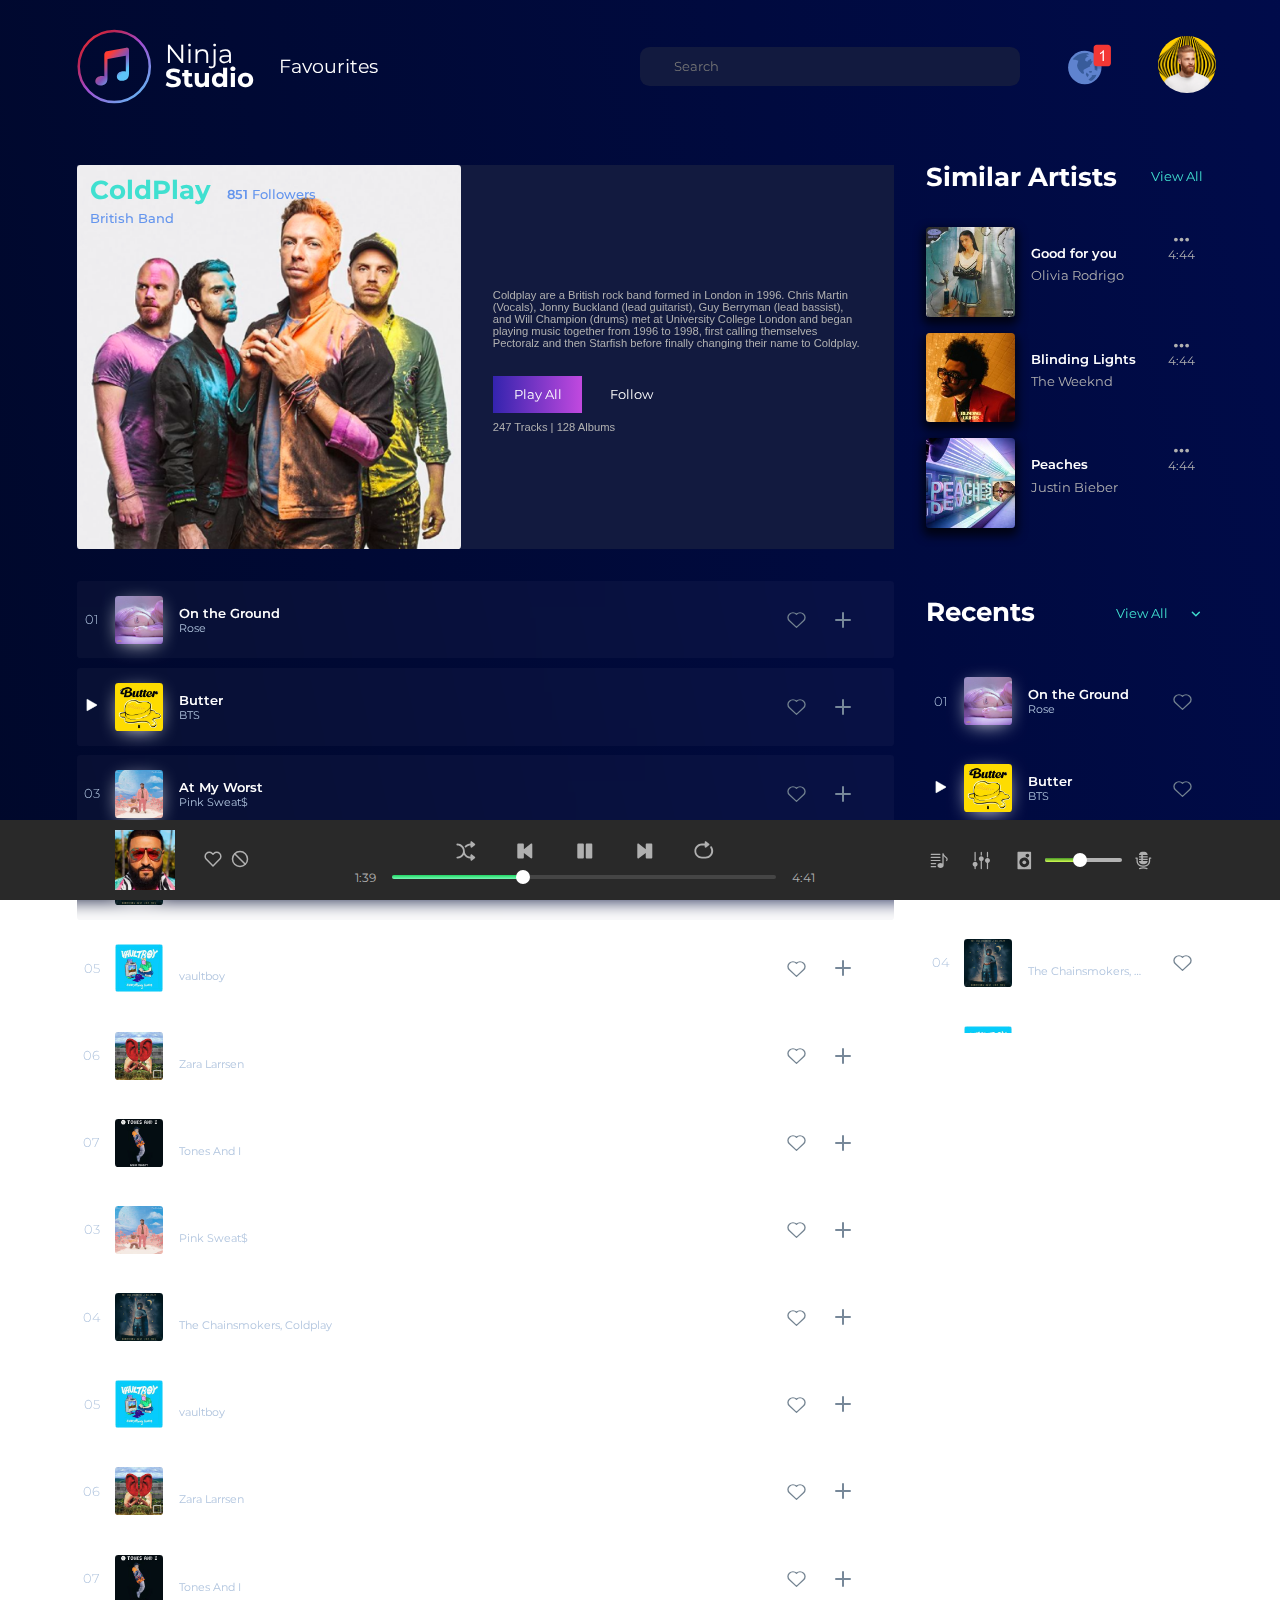
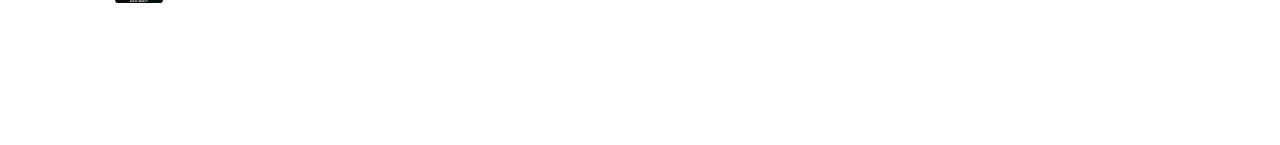
<file: playlist.html>
<!DOCTYPE html>
<html lang="en">

<head>
    <meta charset="UTF-8">
    <meta http-equiv="X-UA-Compatible" content="IE=edge">
    <meta name="viewport" content="width=device-width, initial-scale=1.0">
    <link rel="stylesheet" href="./assets/css/main.css">
    <link rel="stylesheet" href="./assets/css/playlist.css">
    <link rel="stylesheet" href="./assets/css/playlist-responsive.css">
    <link rel="stylesheet" href="./assets/css/hover-states.css">
    <title>Playlist</title>
</head>

<body>
    <!-- Same as index.html -->
    <header>

        <nav class="navbar">
            <div class="navbar-left">

                <div class="navbar-left-brand">
                    <div class="navbar-left-brand-img">
                        <img src="assets/img/apple_music.svg" alt="">
                    </div>
                    <div class="navbar-left-brand-text">
                        <p> Ninja </p>
                        <h1> Studio </h1>
                    </div>
                </div>

                <p class="navbar-left-favorites">Favourites</p>

            </div>

            <div class="navbar-right">
                <div class="navbar-right-search">
                    <input placeholder="Search" type="search" name="search" id="nav-search">
                </div>
                <div class="navbar-right-notification-icon">
                    <img src="assets/img/notification.svg" alt="">
                </div>
                <div class="navbar-right-avatar">
                    <img src="assets/img/prof1.webp" alt="">
                </div>
            </div>
        </nav>
    </header>

    <main>
        <!-- Hero Section + "Sidebar Queue" Code Re-used from index.html -->
        <div class="main-left">
            <!-- HERO SECTION -->
            <section class="main-left-hero_section">
                <div class="hero-container">
                    <img src="assets/img/album_art/coldplay1.png" alt="">

                    <div class="hero-content">
                        <div class="hero-content-heading">
                            <div>
                                <h1>ColdPlay</h1>
                                <h5>British Band</h5>
                            </div>

                            <h5>
                                <span>851</span> Followers
                            </h5>
                        </div>

                        <p>Coldplay are a British rock band formed in London in 1996. Chris Martin (Vocals), Jonny
                            Buckland (lead guitarist), Guy Berryman (lead bassist), and Will Champion (drums) met at
                            University College London and began playing music together from 1996 to
                            1998, first calling themselves Pectoralz and then Starfish before finally changing their
                            name to Coldplay.</p>

                        <div class="hero-buttons">
                            <button id="hero-play-btn" type="submit">
                                Play All
                            </button>
                            <button id="hero-follow-btn" type="submit">
                                Follow
                            </button>
                        </div>

                        <p>247 Tracks | 128 Albums</p>

                    </div>

                </div>
            </section>

            <!-- PLAYLIST -->
            <section class="playlist">
                <div class="sidebar">
                    <!-- REUSED Full Sidebar from Styles.css -->
                    <div class="sidebar-container playlist-bg">
                        <div class="sidebar-container-left">
                            <div class="s-no">
                                <p>01</p>
                            </div>

                            <div class="sidebar-image">
                                <img src="assets/img/album_art/ontheground.jpg" alt="">
                            </div>

                            <div class="sidebar-song-info sidebar-song-info-CUSTOM">
                                <h5>On the Ground</h5>
                                <p>Rose</p>
                            </div>
                        </div>

                        <div class="sidebar-container-right">
                            <svg viewBox="0 0 32 32" xmlns="http://www.w3.org/2000/svg">
                                <path
                                    d="M16 8.064c-2.974-2.753-7.796-2.753-10.77 0s-2.974 7.215 0 9.968L16 28l10.77-9.968c2.974-2.753 2.974-7.215 0-9.968s-7.796-2.752-10.77 0z"
                                    fill="none" stroke="hsl(208deg 12% 51%)" stroke-linecap="round"
                                    stroke-linejoin="round" stroke-miterlimit="10" stroke-width="2" /></svg>
                            <svg id="plus-svg" xmlns="http://www.w3.org/2000/svg" width="24" height="24" fill="none"
                                stroke="lightslategray" stroke-width="2" stroke-linecap="round" stroke-linejoin="round"
                                class="feather feather-plus">
                                <path d="M12 5v14M5 12h14"></path>
                            </svg>


                        </div>

                    </div>

                    <div class="sidebar-container playlist-bg">
                        <div class="sidebar-container-left">
                            <div class="s-no">
                                <svg fill="white" viewBox="0 0 100 100" xmlns="http://www.w3.org/2000/svg">
                                    <path
                                        d="M31.356 25.677l38.625 22.3c1.557.899 1.557 3.147 0 4.046l-38.625 22.3c-1.557.899-3.504-.225-3.504-2.023V27.7c0-1.798 1.946-2.922 3.504-2.023z">
                                    </path>
                                    <path
                                        d="M69.981 47.977l-38.625-22.3a2.343 2.343 0 00-.716-.259l37.341 21.559c1.557.899 1.557 3.147 0 4.046l-38.625 22.3a2.296 2.296 0 01-1.078.301c.656.938 1.961 1.343 3.078.699l38.625-22.3c1.557-.899 1.557-3.147 0-4.046z">
                                    </path>
                                    <path
                                        d="M31.356 25.677l38.625 22.3c1.557.899 1.557 3.147 0 4.046l-38.625 22.3c-1.557.899-3.504-.225-3.504-2.023V27.7c0-1.798 1.946-2.922 3.504-2.023z"
                                        fill="none" stroke="lightslategray" stroke-miterlimit="10"></path>
                                </svg>
                            </div>

                            <div class="sidebar-image">
                                <img src="assets/img/album_art/butter-bts.jpg" alt="">
                            </div>

                            <div class="sidebar-song-info sidebar-song-info-CUSTOM">
                                <h5>Butter</h5>
                                <p>BTS</p>
                            </div>
                        </div>

                        <div class="sidebar-container-right">
                            <svg viewBox="0 0 32 32" xmlns="http://www.w3.org/2000/svg">
                                <path
                                    d="M16 8.064c-2.974-2.753-7.796-2.753-10.77 0s-2.974 7.215 0 9.968L16 28l10.77-9.968c2.974-2.753 2.974-7.215 0-9.968s-7.796-2.752-10.77 0z"
                                    fill="none" stroke="hsl(208deg 12% 51%)" stroke-linecap="round"
                                    stroke-linejoin="round" stroke-miterlimit="10" stroke-width="2" /></svg>
                            <svg id="plus-svg" xmlns="http://www.w3.org/2000/svg" width="24" height="24" fill="none"
                                stroke="lightslategray" stroke-width="2" stroke-linecap="round" stroke-linejoin="round"
                                class="feather feather-plus">
                                <path d="M12 5v14M5 12h14"></path>
                            </svg>

                        </div>

                    </div>

                    <div class="sidebar-container playlist-bg">
                        <div class="sidebar-container-left">
                            <div class="s-no">
                                <p>03</p>
                            </div>

                            <div class="sidebar-image">
                                <img src="assets/img/album_art/atmy.jpg" alt="">
                            </div>

                            <div class="sidebar-song-info sidebar-song-info-CUSTOM">
                                <h5>At My Worst</h5>
                                <p>Pink Sweat$</p>
                            </div>
                        </div>

                        <div class="sidebar-container-right">
                            <svg viewBox="0 0 32 32" xmlns="http://www.w3.org/2000/svg">
                                <path
                                    d="M16 8.064c-2.974-2.753-7.796-2.753-10.77 0s-2.974 7.215 0 9.968L16 28l10.77-9.968c2.974-2.753 2.974-7.215 0-9.968s-7.796-2.752-10.77 0z"
                                    fill="none" stroke="hsl(208deg 12% 51%)" stroke-linecap="round"
                                    stroke-linejoin="round" stroke-miterlimit="10" stroke-width="2" /></svg>
                            <svg id="plus-svg" xmlns="http://www.w3.org/2000/svg" width="24" height="24" fill="none"
                                stroke="lightslategray" stroke-width="2" stroke-linecap="round" stroke-linejoin="round"
                                class="feather feather-plus">
                                <path d="M12 5v14M5 12h14"></path>
                            </svg>
                        </div>

                    </div>

                    <div class="sidebar-container playlist-bg">
                        <div class="sidebar-container-left">
                            <div class="s-no">
                                <p>04</p>
                            </div>

                            <div class="sidebar-image">
                                <img src="assets/img/album_art/something.jpg" alt="">
                            </div>

                            <div class="sidebar-song-info sidebar-song-info-CUSTOM">
                                <h5>Something Just Like This</h5>
                                <p>The Chainsmokers, Coldplay</p>
                            </div>
                        </div>

                        <div class="sidebar-container-right">
                            <svg viewBox="0 0 32 32" xmlns="http://www.w3.org/2000/svg">
                                <path
                                    d="M16 8.064c-2.974-2.753-7.796-2.753-10.77 0s-2.974 7.215 0 9.968L16 28l10.77-9.968c2.974-2.753 2.974-7.215 0-9.968s-7.796-2.752-10.77 0z"
                                    fill="none" stroke="hsl(208deg 12% 51%)" stroke-linecap="round"
                                    stroke-linejoin="round" stroke-miterlimit="10" stroke-width="2" /></svg>
                            <svg id="plus-svg" xmlns="http://www.w3.org/2000/svg" width="24" height="24" fill="none"
                                stroke="lightslategray" stroke-width="2" stroke-linecap="round" stroke-linejoin="round"
                                class="feather feather-plus">
                                <path d="M12 5v14M5 12h14"></path>
                            </svg>
                        </div>

                    </div>

                    <div class="sidebar-container playlist-bg">
                        <div class="sidebar-container-left">
                            <div class="s-no">
                                <p>05</p>
                            </div>

                            <div class="sidebar-image">
                                <img src="assets/img/album_art/everything.jpg" alt="">
                            </div>

                            <div class="sidebar-song-info sidebar-song-info-CUSTOM">
                                <h5>everything sucks</h5>
                                <p>vaultboy</p>
                            </div>
                        </div>

                        <div class="sidebar-container-right">
                            <svg viewBox="0 0 32 32" xmlns="http://www.w3.org/2000/svg">
                                <path
                                    d="M16 8.064c-2.974-2.753-7.796-2.753-10.77 0s-2.974 7.215 0 9.968L16 28l10.77-9.968c2.974-2.753 2.974-7.215 0-9.968s-7.796-2.752-10.77 0z"
                                    fill="none" stroke="hsl(208deg 12% 51%)" stroke-linecap="round"
                                    stroke-linejoin="round" stroke-miterlimit="10" stroke-width="2" /></svg>
                            <svg id="plus-svg" xmlns="http://www.w3.org/2000/svg" width="24" height="24" fill="none"
                                stroke="lightslategray" stroke-width="2" stroke-linecap="round" stroke-linejoin="round"
                                class="feather feather-plus">
                                <path d="M12 5v14M5 12h14"></path>
                            </svg>
                        </div>

                    </div>

                    <div class="sidebar-container playlist-bg">
                        <div class="sidebar-container-left">
                            <div class="s-no">
                                <p>06</p>
                            </div>

                            <div class="sidebar-image">
                                <img src="assets/img/album_art/symphony.jpg" alt="">
                            </div>

                            <div class="sidebar-song-info sidebar-song-info-CUSTOM">
                                <h5>Symphony</h5>
                                <p>Zara Larrsen</p>
                            </div>
                        </div>

                        <div class="sidebar-container-right">
                            <svg viewBox="0 0 32 32" xmlns="http://www.w3.org/2000/svg">
                                <path
                                    d="M16 8.064c-2.974-2.753-7.796-2.753-10.77 0s-2.974 7.215 0 9.968L16 28l10.77-9.968c2.974-2.753 2.974-7.215 0-9.968s-7.796-2.752-10.77 0z"
                                    fill="none" stroke="hsl(208deg 12% 51%)" stroke-linecap="round"
                                    stroke-linejoin="round" stroke-miterlimit="10" stroke-width="2" /></svg>
                            <svg id="plus-svg" xmlns="http://www.w3.org/2000/svg" width="24" height="24" fill="none"
                                stroke="lightslategray" stroke-width="2" stroke-linecap="round" stroke-linejoin="round"
                                class="feather feather-plus">
                                <path d="M12 5v14M5 12h14"></path>
                            </svg>
                        </div>

                    </div>

                    <div class="sidebar-container playlist-bg">
                        <div class="sidebar-container-left">
                            <div class="s-no">
                                <p>07</p>
                            </div>

                            <div class="sidebar-image">
                                <img src="assets/img/album_art/dancemonkey.jpg" alt="">
                            </div>

                            <div class="sidebar-song-info sidebar-song-info-CUSTOM">
                                <h5>Dance Monkey</h5>
                                <p>Tones And I</p>
                            </div>
                        </div>

                        <div class="sidebar-container-right">
                            <svg viewBox="0 0 32 32" xmlns="http://www.w3.org/2000/svg">
                                <path
                                    d="M16 8.064c-2.974-2.753-7.796-2.753-10.77 0s-2.974 7.215 0 9.968L16 28l10.77-9.968c2.974-2.753 2.974-7.215 0-9.968s-7.796-2.752-10.77 0z"
                                    fill="none" stroke="hsl(208deg 12% 51%)" stroke-linecap="round"
                                    stroke-linejoin="round" stroke-miterlimit="10" stroke-width="2" /></svg>
                            <svg id="plus-svg" xmlns="http://www.w3.org/2000/svg" width="24" height="24" fill="none"
                                stroke="lightslategray" stroke-width="2" stroke-linecap="round" stroke-linejoin="round"
                                class="feather feather-plus">
                                <path d="M12 5v14M5 12h14"></path>
                            </svg>
                        </div>

                    </div>

                    <div class="sidebar-container playlist-bg">
                        <div class="sidebar-container-left">
                            <div class="s-no">
                                <p>03</p>
                            </div>

                            <div class="sidebar-image">
                                <img src="assets/img/album_art/atmy.jpg" alt="">
                            </div>

                            <div class="sidebar-song-info sidebar-song-info-CUSTOM">
                                <h5>At My Worst</h5>
                                <p>Pink Sweat$</p>
                            </div>
                        </div>

                        <div class="sidebar-container-right">
                            <svg viewBox="0 0 32 32" xmlns="http://www.w3.org/2000/svg">
                                <path
                                    d="M16 8.064c-2.974-2.753-7.796-2.753-10.77 0s-2.974 7.215 0 9.968L16 28l10.77-9.968c2.974-2.753 2.974-7.215 0-9.968s-7.796-2.752-10.77 0z"
                                    fill="none" stroke="hsl(208deg 12% 51%)" stroke-linecap="round"
                                    stroke-linejoin="round" stroke-miterlimit="10" stroke-width="2" /></svg>
                            <svg id="plus-svg" xmlns="http://www.w3.org/2000/svg" width="24" height="24" fill="none"
                                stroke="lightslategray" stroke-width="2" stroke-linecap="round" stroke-linejoin="round"
                                class="feather feather-plus">
                                <path d="M12 5v14M5 12h14"></path>
                            </svg>
                        </div>

                    </div>

                    <div class="sidebar-container playlist-bg">
                        <div class="sidebar-container-left">
                            <div class="s-no">
                                <p>04</p>
                            </div>

                            <div class="sidebar-image">
                                <img src="assets/img/album_art/something.jpg" alt="">
                            </div>

                            <div class="sidebar-song-info sidebar-song-info-CUSTOM">
                                <h5>Something Just Like This</h5>
                                <p>The Chainsmokers, Coldplay</p>
                            </div>
                        </div>

                        <div class="sidebar-container-right">
                            <svg viewBox="0 0 32 32" xmlns="http://www.w3.org/2000/svg">
                                <path
                                    d="M16 8.064c-2.974-2.753-7.796-2.753-10.77 0s-2.974 7.215 0 9.968L16 28l10.77-9.968c2.974-2.753 2.974-7.215 0-9.968s-7.796-2.752-10.77 0z"
                                    fill="none" stroke="hsl(208deg 12% 51%)" stroke-linecap="round"
                                    stroke-linejoin="round" stroke-miterlimit="10" stroke-width="2" /></svg>
                            <svg id="plus-svg" xmlns="http://www.w3.org/2000/svg" width="24" height="24" fill="none"
                                stroke="lightslategray" stroke-width="2" stroke-linecap="round" stroke-linejoin="round"
                                class="feather feather-plus">
                                <path d="M12 5v14M5 12h14"></path>
                            </svg>
                        </div>

                    </div>

                    <div class="sidebar-container playlist-bg">
                        <div class="sidebar-container-left">
                            <div class="s-no">
                                <p>05</p>
                            </div>

                            <div class="sidebar-image">
                                <img src="assets/img/album_art/everything.jpg" alt="">
                            </div>

                            <div class="sidebar-song-info sidebar-song-info-CUSTOM">
                                <h5>everything sucks</h5>
                                <p>vaultboy</p>
                            </div>
                        </div>

                        <div class="sidebar-container-right">
                            <svg viewBox="0 0 32 32" xmlns="http://www.w3.org/2000/svg">
                                <path
                                    d="M16 8.064c-2.974-2.753-7.796-2.753-10.77 0s-2.974 7.215 0 9.968L16 28l10.77-9.968c2.974-2.753 2.974-7.215 0-9.968s-7.796-2.752-10.77 0z"
                                    fill="none" stroke="hsl(208deg 12% 51%)" stroke-linecap="round"
                                    stroke-linejoin="round" stroke-miterlimit="10" stroke-width="2" /></svg>
                            <svg id="plus-svg" xmlns="http://www.w3.org/2000/svg" width="24" height="24" fill="none"
                                stroke="lightslategray" stroke-width="2" stroke-linecap="round" stroke-linejoin="round"
                                class="feather feather-plus">
                                <path d="M12 5v14M5 12h14"></path>
                            </svg>
                        </div>

                    </div>

                    <div class="sidebar-container playlist-bg">
                        <div class="sidebar-container-left">
                            <div class="s-no">
                                <p>06</p>
                            </div>

                            <div class="sidebar-image">
                                <img src="assets/img/album_art/symphony.jpg" alt="">
                            </div>

                            <div class="sidebar-song-info sidebar-song-info-CUSTOM">
                                <h5>Symphony</h5>
                                <p>Zara Larrsen</p>
                            </div>
                        </div>

                        <div class="sidebar-container-right">
                            <svg viewBox="0 0 32 32" xmlns="http://www.w3.org/2000/svg">
                                <path
                                    d="M16 8.064c-2.974-2.753-7.796-2.753-10.77 0s-2.974 7.215 0 9.968L16 28l10.77-9.968c2.974-2.753 2.974-7.215 0-9.968s-7.796-2.752-10.77 0z"
                                    fill="none" stroke="hsl(208deg 12% 51%)" stroke-linecap="round"
                                    stroke-linejoin="round" stroke-miterlimit="10" stroke-width="2" /></svg>
                            <svg id="plus-svg" xmlns="http://www.w3.org/2000/svg" width="24" height="24" fill="none"
                                stroke="lightslategray" stroke-width="2" stroke-linecap="round" stroke-linejoin="round"
                                class="feather feather-plus">
                                <path d="M12 5v14M5 12h14"></path>
                            </svg>
                        </div>

                    </div>

                    <div class="sidebar-container playlist-bg">
                        <div class="sidebar-container-left">
                            <div class="s-no">
                                <p>07</p>
                            </div>

                            <div class="sidebar-image">
                                <img src="assets/img/album_art/dancemonkey.jpg" alt="">
                            </div>

                            <div class="sidebar-song-info sidebar-song-info-CUSTOM">
                                <h5>Dance Monkey</h5>
                                <p>Tones And I</p>
                            </div>
                        </div>

                        <div class="sidebar-container-right">
                            <svg viewBox="0 0 32 32" xmlns="http://www.w3.org/2000/svg">
                                <path
                                    d="M16 8.064c-2.974-2.753-7.796-2.753-10.77 0s-2.974 7.215 0 9.968L16 28l10.77-9.968c2.974-2.753 2.974-7.215 0-9.968s-7.796-2.752-10.77 0z"
                                    fill="none" stroke="hsl(208deg 12% 51%)" stroke-linecap="round"
                                    stroke-linejoin="round" stroke-miterlimit="10" stroke-width="2" /></svg>
                            <svg id="plus-svg" xmlns="http://www.w3.org/2000/svg" width="24" height="24" fill="none"
                                stroke="lightslategray" stroke-width="2" stroke-linecap="round" stroke-linejoin="round"
                                class="feather feather-plus">
                                <path d="M12 5v14M5 12h14"></path>
                            </svg>
                        </div>
                    </div>
                </div>
            </section>
        </div>

        <!-- "Similar Artists" Section + "Sidebar Queue" code reused from index.html with little customization -->
        <div class="hover-and-main-right">
            <div class="side-pop-out-menu">
                <p class="more-button">
                    <a id="side-pop-button" href="#">
                        <svg xmlns="http://www.w3.org/2000/svg" xmlns:xlink="http://www.w3.org/1999/xlink" version="1.1"
                            id="Layer_1" x="0px" y="0px" enable-background="new 0 0 122.88 122.88" xml:space="preserve"
                            viewBox="0 0 122.88 122.88">
                            <g>
                                <path
                                    d="M61.439,0L61.439,0v0.016c-16.976,0-32.335,6.874-43.443,17.981S0.016,44.464,0.016,61.438H0v0.002l0,0h0.016 c0,16.978,6.874,32.336,17.981,43.444c11.107,11.106,26.467,17.98,43.441,17.98v0.016h0.002l0,0v-0.016 c16.977,0,32.336-6.874,43.443-17.98c11.107-11.108,17.981-26.467,17.981-43.441h0.016v-0.003l0,0h-0.016 c0-16.976-6.874-32.335-17.981-43.442S78.416,0.016,61.442,0.016V0H61.439L61.439,0z M51.181,42.479 c-1.909-1.964-1.864-5.1,0.098-7.01c1.961-1.909,5.1-1.866,7.009,0.098l21.838,22.519l-3.554,3.456l3.569-3.458 c1.91,1.971,1.862,5.116-0.108,7.027c-0.057,0.057-0.115,0.109-0.175,0.161L58.288,87.329c-1.909,1.963-5.048,2.007-7.009,0.097 c-1.962-1.907-2.007-5.045-0.098-7.009l18.473-18.889L51.181,42.479L51.181,42.479z">
                                </path>
                            </g>
                        </svg></a>
                </p>
            </div>

            <div class="main-right">
                <!-- SIMILAR ARTISTS -->
                <section class="new-songs">
                    <div class="new-songs-container">
                        <div class="sidebar-heading">
                            <h1 class="sidebar-heading-left">
                                Similar Artists
                            </h1>
                            <div class="sidebar-heading-right">
                                <p>View All
                                </p>
                            </div>
                        </div>

                        <div class="new-songs-container-content">
                            <div class="new-songs-card">
                                <div class="new-songs-card-left">
                                    <div class="new-songs-card-left-img">
                                        <img src="./assets/img/new-songs/good.jpg" alt="">
                                        <svg viewBox="0 0 100 100" xmlns="http://www.w3.org/2000/svg">
                                            <path
                                                d="M31.356 25.677l38.625 22.3c1.557.899 1.557 3.147 0 4.046l-38.625 22.3c-1.557.899-3.504-.225-3.504-2.023V27.7c0-1.798 1.946-2.922 3.504-2.023z">
                                            </path>
                                            <path
                                                d="M69.981 47.977l-38.625-22.3a2.343 2.343 0 00-.716-.259l37.341 21.559c1.557.899 1.557 3.147 0 4.046l-38.625 22.3a2.296 2.296 0 01-1.078.301c.656.938 1.961 1.343 3.078.699l38.625-22.3c1.557-.899 1.557-3.147 0-4.046z">
                                            </path>
                                            <path
                                                d="M31.356 25.677l38.625 22.3c1.557.899 1.557 3.147 0 4.046l-38.625 22.3c-1.557.899-3.504-.225-3.504-2.023V27.7c0-1.798 1.946-2.922 3.504-2.023z">
                                            </path>
                                        </svg>
                                    </div>
                                    <div class="new-songs-card-left-content">
                                        <h4>Good for you</h4>
                                        <p>Olivia Rodrigo </p>
                                    </div>
                                </div>
                                <div class="new-songs-card-right">
                                    <svg viewBox="0 0 16 16" xmlns="http://www.w3.org/2000/svg">
                                        <circle cx="2" cy="8" r="2" />
                                        <circle cx="8" cy="8" r="2" />
                                        <circle cx="14" cy="8" r="2" /></svg>
                                    <p>4:44</p>
                                </div>
                            </div>
                            <div class="new-songs-card">
                                <div class="new-songs-card-left">
                                    <div class="new-songs-card-left-img">
                                        <img src="./assets/img/new-songs/bli.jpg" alt="">
                                        <svg viewBox="0 0 100 100" xmlns="http://www.w3.org/2000/svg">
                                            <path
                                                d="M31.356 25.677l38.625 22.3c1.557.899 1.557 3.147 0 4.046l-38.625 22.3c-1.557.899-3.504-.225-3.504-2.023V27.7c0-1.798 1.946-2.922 3.504-2.023z">
                                            </path>
                                            <path
                                                d="M69.981 47.977l-38.625-22.3a2.343 2.343 0 00-.716-.259l37.341 21.559c1.557.899 1.557 3.147 0 4.046l-38.625 22.3a2.296 2.296 0 01-1.078.301c.656.938 1.961 1.343 3.078.699l38.625-22.3c1.557-.899 1.557-3.147 0-4.046z">
                                            </path>
                                            <path
                                                d="M31.356 25.677l38.625 22.3c1.557.899 1.557 3.147 0 4.046l-38.625 22.3c-1.557.899-3.504-.225-3.504-2.023V27.7c0-1.798 1.946-2.922 3.504-2.023z">
                                            </path>
                                        </svg>
                                    </div>
                                    <div class="new-songs-card-left-content">
                                        <h4>Blinding Lights
                                        </h4>
                                        <p>The Weeknd</p>
                                    </div>
                                </div>
                                <div class="new-songs-card-right">
                                    <svg viewBox="0 0 16 16" xmlns="http://www.w3.org/2000/svg">
                                        <circle cx="2" cy="8" r="2" />
                                        <circle cx="8" cy="8" r="2" />
                                        <circle cx="14" cy="8" r="2" /></svg>
                                    <p>4:44</p>
                                </div>
                            </div>
                            <div class="new-songs-card">
                                <div class="new-songs-card-left">
                                    <div class="new-songs-card-left-img">
                                        <img src="./assets/img/new-songs/peaches.jpg" alt="">
                                        <svg viewBox="0 0 100 100" xmlns="http://www.w3.org/2000/svg">
                                            <path
                                                d="M31.356 25.677l38.625 22.3c1.557.899 1.557 3.147 0 4.046l-38.625 22.3c-1.557.899-3.504-.225-3.504-2.023V27.7c0-1.798 1.946-2.922 3.504-2.023z">
                                            </path>
                                            <path
                                                d="M69.981 47.977l-38.625-22.3a2.343 2.343 0 00-.716-.259l37.341 21.559c1.557.899 1.557 3.147 0 4.046l-38.625 22.3a2.296 2.296 0 01-1.078.301c.656.938 1.961 1.343 3.078.699l38.625-22.3c1.557-.899 1.557-3.147 0-4.046z">
                                            </path>
                                            <path
                                                d="M31.356 25.677l38.625 22.3c1.557.899 1.557 3.147 0 4.046l-38.625 22.3c-1.557.899-3.504-.225-3.504-2.023V27.7c0-1.798 1.946-2.922 3.504-2.023z">
                                            </path>
                                        </svg>
                                    </div>
                                    <div class="new-songs-card-left-content">
                                        <h4>Peaches</h4>
                                        <p>Justin Bieber</p>
                                    </div>
                                </div>
                                <div class="new-songs-card-right">
                                    <svg viewBox="0 0 16 16" xmlns="http://www.w3.org/2000/svg">
                                        <circle cx="2" cy="8" r="2" />
                                        <circle cx="8" cy="8" r="2" />
                                        <circle cx="14" cy="8" r="2" /></svg>
                                    <p>4:44</p>
                                </div>
                            </div>

                        </div>
                    </div>
                </section>

                <!-- RECENTLY PLAYED -->
                <section class="recently-played">
                    <div class="sidebar">
                        <!-- REUSED Full Sidebar from Styles.css -->
                        <!-- Sidebar Heading -->
                        <div class="sidebar-heading">
                            <h1 class="sidebar-heading-left">
                                Recents
                            </h1>
                            <div class="sidebar-heading-right">
                                <p>View All
                                    <svg xmlns="http://www.w3.org/2000/svg" width="15" height="16">
                                        <path
                                            d="M25.87 39.65L8.21 21.989a3.5 3.5 0 114.95-4.949l15.184 15.186L43.53 17.04a3.499 3.499 0 015.974 2.475c0 .896-.342 1.792-1.025 2.476L30.823 39.646l-.004.005a3.498 3.498 0 01-4.949-.001z" />
                                    </svg>
                                </p>
                            </div>
                        </div>

                        <div class="sidebar-container">
                            <div class="sidebar-container-left">
                                <div class="s-no">
                                    <p>01</p>
                                </div>

                                <div class="sidebar-image">
                                    <img src="assets/img/album_art/ontheground.jpg" alt="">
                                </div>

                                <div class="sidebar-song-info">
                                    <h5>On the Ground</h5>
                                    <p>Rose</p>
                                </div>
                            </div>

                            <div class="sidebar-container-right">
                                <svg viewBox="0 0 32 32" xmlns="http://www.w3.org/2000/svg">
                                    <path
                                        d="M16 8.064c-2.974-2.753-7.796-2.753-10.77 0s-2.974 7.215 0 9.968L16 28l10.77-9.968c2.974-2.753 2.974-7.215 0-9.968s-7.796-2.752-10.77 0z"
                                        fill="none" stroke="hsl(208deg 12% 51%)" stroke-linecap="round"
                                        stroke-linejoin="round" stroke-miterlimit="10" stroke-width="2" /></svg>
                            </div>

                        </div>

                        <div class="sidebar-container">
                            <div class="sidebar-container-left">
                                <div class="s-no">
                                    <svg fill="white" viewBox="0 0 100 100" xmlns="http://www.w3.org/2000/svg">
                                        <path
                                            d="M31.356 25.677l38.625 22.3c1.557.899 1.557 3.147 0 4.046l-38.625 22.3c-1.557.899-3.504-.225-3.504-2.023V27.7c0-1.798 1.946-2.922 3.504-2.023z">
                                        </path>
                                        <path
                                            d="M69.981 47.977l-38.625-22.3a2.343 2.343 0 00-.716-.259l37.341 21.559c1.557.899 1.557 3.147 0 4.046l-38.625 22.3a2.296 2.296 0 01-1.078.301c.656.938 1.961 1.343 3.078.699l38.625-22.3c1.557-.899 1.557-3.147 0-4.046z">
                                        </path>
                                        <path
                                            d="M31.356 25.677l38.625 22.3c1.557.899 1.557 3.147 0 4.046l-38.625 22.3c-1.557.899-3.504-.225-3.504-2.023V27.7c0-1.798 1.946-2.922 3.504-2.023z"
                                            fill="none" stroke="lightslategray" stroke-miterlimit="10"></path>
                                    </svg>
                                </div>

                                <div class="sidebar-image">
                                    <img src="assets/img/album_art/butter-bts.jpg" alt="">
                                </div>

                                <div class="sidebar-song-info">
                                    <h5>Butter</h5>
                                    <p>BTS</p>
                                </div>
                            </div>

                            <div class="sidebar-container-right">
                                <svg viewBox="0 0 32 32" xmlns="http://www.w3.org/2000/svg">
                                    <path
                                        d="M16 8.064c-2.974-2.753-7.796-2.753-10.77 0s-2.974 7.215 0 9.968L16 28l10.77-9.968c2.974-2.753 2.974-7.215 0-9.968s-7.796-2.752-10.77 0z"
                                        fill="none" stroke="hsl(208deg 12% 51%)" stroke-linecap="round"
                                        stroke-linejoin="round" stroke-miterlimit="10" stroke-width="2" /></svg>


                            </div>

                        </div>

                        <div class="sidebar-container">
                            <div class="sidebar-container-left">
                                <div class="s-no">
                                    <p>03</p>
                                </div>

                                <div class="sidebar-image">
                                    <img src="assets/img/album_art/atmy.jpg" alt="">
                                </div>

                                <div class="sidebar-song-info">
                                    <h5>At My Worst</h5>
                                    <p>Pink Sweat$</p>
                                </div>
                            </div>

                            <div class="sidebar-container-right">
                                <svg viewBox="0 0 32 32" xmlns="http://www.w3.org/2000/svg">
                                    <path
                                        d="M16 8.064c-2.974-2.753-7.796-2.753-10.77 0s-2.974 7.215 0 9.968L16 28l10.77-9.968c2.974-2.753 2.974-7.215 0-9.968s-7.796-2.752-10.77 0z"
                                        fill="none" stroke="hsl(208deg 12% 51%)" stroke-linecap="round"
                                        stroke-linejoin="round" stroke-miterlimit="10" stroke-width="2" /></svg>

                            </div>

                        </div>

                        <div class="sidebar-container">
                            <div class="sidebar-container-left">
                                <div class="s-no">
                                    <p>04</p>
                                </div>

                                <div class="sidebar-image">
                                    <img src="assets/img/album_art/something.jpg" alt="">
                                </div>

                                <div class="sidebar-song-info">
                                    <h5>Something Just Like This</h5>
                                    <p>The Chainsmokers, Coldplay</p>
                                </div>
                            </div>

                            <div class="sidebar-container-right">
                                <svg viewBox="0 0 32 32" xmlns="http://www.w3.org/2000/svg">
                                    <path
                                        d="M16 8.064c-2.974-2.753-7.796-2.753-10.77 0s-2.974 7.215 0 9.968L16 28l10.77-9.968c2.974-2.753 2.974-7.215 0-9.968s-7.796-2.752-10.77 0z"
                                        fill="none" stroke="hsl(208deg 12% 51%)" stroke-linecap="round"
                                        stroke-linejoin="round" stroke-miterlimit="10" stroke-width="2" /></svg>

                            </div>

                        </div>

                        <div class="sidebar-container">
                            <div class="sidebar-container-left">
                                <div class="s-no">
                                    <p>05</p>
                                </div>

                                <div class="sidebar-image">
                                    <img src="assets/img/album_art/everything.jpg" alt="">
                                </div>

                                <div class="sidebar-song-info">
                                    <h5>everything sucks</h5>
                                    <p>vaultboy</p>
                                </div>
                            </div>

                            <div class="sidebar-container-right">
                                <svg viewBox="0 0 32 32" xmlns="http://www.w3.org/2000/svg">
                                    <path
                                        d="M16 8.064c-2.974-2.753-7.796-2.753-10.77 0s-2.974 7.215 0 9.968L16 28l10.77-9.968c2.974-2.753 2.974-7.215 0-9.968s-7.796-2.752-10.77 0z"
                                        fill="none" stroke="hsl(208deg 12% 51%)" stroke-linecap="round"
                                        stroke-linejoin="round" stroke-miterlimit="10" stroke-width="2" /></svg>
                            </div>

                        </div>

                        <div class="sidebar-container">
                            <div class="sidebar-container-left">
                                <div class="s-no">
                                    <p>06</p>
                                </div>

                                <div class="sidebar-image">
                                    <img src="assets/img/album_art/symphony.jpg" alt="">
                                </div>

                                <div class="sidebar-song-info">
                                    <h5>Symphony</h5>
                                    <p>Zara Larrsen</p>
                                </div>
                            </div>

                            <div class="sidebar-container-right">
                                <svg viewBox="0 0 32 32" xmlns="http://www.w3.org/2000/svg">
                                    <path
                                        d="M16 8.064c-2.974-2.753-7.796-2.753-10.77 0s-2.974 7.215 0 9.968L16 28l10.77-9.968c2.974-2.753 2.974-7.215 0-9.968s-7.796-2.752-10.77 0z"
                                        fill="none" stroke="hsl(208deg 12% 51%)" stroke-linecap="round"
                                        stroke-linejoin="round" stroke-miterlimit="10" stroke-width="2" /></svg>
                            </div>

                        </div>

                        <div class="sidebar-container">
                            <div class="sidebar-container-left">
                                <div class="s-no">
                                    <p>07</p>
                                </div>

                                <div class="sidebar-image">
                                    <img src="assets/img/album_art/dancemonkey.jpg" alt="">
                                </div>

                                <div class="sidebar-song-info">
                                    <h5>Dance Monkey</h5>
                                    <p>Tones And I</p>
                                </div>
                            </div>

                            <div class="sidebar-container-right">
                                <svg viewBox="0 0 32 32" xmlns="http://www.w3.org/2000/svg">
                                    <path
                                        d="M16 8.064c-2.974-2.753-7.796-2.753-10.77 0s-2.974 7.215 0 9.968L16 28l10.77-9.968c2.974-2.753 2.974-7.215 0-9.968s-7.796-2.752-10.77 0z"
                                        fill="none" stroke="hsl(208deg 12% 51%)" stroke-linecap="round"
                                        stroke-linejoin="round" stroke-miterlimit="10" stroke-width="2" /></svg>
                            </div>

                        </div>

                        <div class="sidebar-container">
                            <div class="sidebar-container-left">
                                <div class="s-no">
                                    <p>03</p>
                                </div>

                                <div class="sidebar-image">
                                    <img src="assets/img/album_art/atmy.jpg" alt="">
                                </div>

                                <div class="sidebar-song-info">
                                    <h5>At My Worst</h5>
                                    <p>Pink Sweat$</p>
                                </div>
                            </div>

                            <div class="sidebar-container-right">
                                <svg viewBox="0 0 32 32" xmlns="http://www.w3.org/2000/svg">
                                    <path
                                        d="M16 8.064c-2.974-2.753-7.796-2.753-10.77 0s-2.974 7.215 0 9.968L16 28l10.77-9.968c2.974-2.753 2.974-7.215 0-9.968s-7.796-2.752-10.77 0z"
                                        fill="none" stroke="hsl(208deg 12% 51%)" stroke-linecap="round"
                                        stroke-linejoin="round" stroke-miterlimit="10" stroke-width="2" /></svg>
                            </div>

                        </div>

                        <div class="sidebar-container">
                            <div class="sidebar-container-left">
                                <div class="s-no">
                                    <p>04</p>
                                </div>

                                <div class="sidebar-image">
                                    <img src="assets/img/album_art/something.jpg" alt="">
                                </div>

                                <div class="sidebar-song-info">
                                    <h5>Something Just Like This</h5>
                                    <p>The Chainsmokers, Coldplay</p>
                                </div>
                            </div>

                            <div class="sidebar-container-right">
                                <svg viewBox="0 0 32 32" xmlns="http://www.w3.org/2000/svg">
                                    <path
                                        d="M16 8.064c-2.974-2.753-7.796-2.753-10.77 0s-2.974 7.215 0 9.968L16 28l10.77-9.968c2.974-2.753 2.974-7.215 0-9.968s-7.796-2.752-10.77 0z"
                                        fill="none" stroke="hsl(208deg 12% 51%)" stroke-linecap="round"
                                        stroke-linejoin="round" stroke-miterlimit="10" stroke-width="2" /></svg>
                            </div>

                        </div>

                        <div class="sidebar-container">
                            <div class="sidebar-container-left">
                                <div class="s-no">
                                    <p>05</p>
                                </div>

                                <div class="sidebar-image">
                                    <img src="assets/img/album_art/everything.jpg" alt="">
                                </div>

                                <div class="sidebar-song-info">
                                    <h5>everything sucks</h5>
                                    <p>vaultboy</p>
                                </div>
                            </div>

                            <div class="sidebar-container-right">
                                <svg viewBox="0 0 32 32" xmlns="http://www.w3.org/2000/svg">
                                    <path
                                        d="M16 8.064c-2.974-2.753-7.796-2.753-10.77 0s-2.974 7.215 0 9.968L16 28l10.77-9.968c2.974-2.753 2.974-7.215 0-9.968s-7.796-2.752-10.77 0z"
                                        fill="none" stroke="hsl(208deg 12% 51%)" stroke-linecap="round"
                                        stroke-linejoin="round" stroke-miterlimit="10" stroke-width="2" /></svg>
                            </div>

                        </div>

                        <div class="sidebar-container">
                            <div class="sidebar-container-left">
                                <div class="s-no">
                                    <p>06</p>
                                </div>

                                <div class="sidebar-image">
                                    <img src="assets/img/album_art/symphony.jpg" alt="">
                                </div>

                                <div class="sidebar-song-info">
                                    <h5>Symphony</h5>
                                    <p>Zara Larrsen</p>
                                </div>
                            </div>

                            <div class="sidebar-container-right">
                                <svg viewBox="0 0 32 32" xmlns="http://www.w3.org/2000/svg">
                                    <path
                                        d="M16 8.064c-2.974-2.753-7.796-2.753-10.77 0s-2.974 7.215 0 9.968L16 28l10.77-9.968c2.974-2.753 2.974-7.215 0-9.968s-7.796-2.752-10.77 0z"
                                        fill="none" stroke="hsl(208deg 12% 51%)" stroke-linecap="round"
                                        stroke-linejoin="round" stroke-miterlimit="10" stroke-width="2" /></svg>
                            </div>

                        </div>

                        <div class="sidebar-container">
                            <div class="sidebar-container-left">
                                <div class="s-no">
                                    <p>07</p>
                                </div>

                                <div class="sidebar-image">
                                    <img src="assets/img/album_art/dancemonkey.jpg" alt="">
                                </div>

                                <div class="sidebar-song-info">
                                    <h5>Dance Monkey</h5>
                                    <p>Tones And I</p>
                                </div>
                            </div>

                            <div class="sidebar-container-right">
                                <svg viewBox="0 0 32 32" xmlns="http://www.w3.org/2000/svg">
                                    <path
                                        d="M16 8.064c-2.974-2.753-7.796-2.753-10.77 0s-2.974 7.215 0 9.968L16 28l10.77-9.968c2.974-2.753 2.974-7.215 0-9.968s-7.796-2.752-10.77 0z"
                                        fill="none" stroke="hsl(208deg 12% 51%)" stroke-linecap="round"
                                        stroke-linejoin="round" stroke-miterlimit="10" stroke-width="2" /></svg>
                            </div>
                        </div>
                    </div>
                </section>
            </div>
        </div>
    </main>

    <!-- Same as index.html -->
    <footer>
        <div class="footer-container">

            <div class="footer-left">
                <img src="/assets/img/latest-english/every.jpg" alt="">

                <div class="footer-left-content">
                    <div class="footer-left-content-top">
                        <p> Every Chance I Get </p>
                        <div class="footer-left-content-top-svg">
                            <svg fill="none" height="24" stroke="hsl(0deg 0% 69%)" stroke-linecap="round"
                                stroke-linejoin="round" stroke-width="2" width="24" xmlns="http://www.w3.org/2000/svg">
                                <path
                                    d="M20.84 4.61a5.5 5.5 0 00-7.78 0L12 5.67l-1.06-1.06a5.5 5.5 0 00-7.78 7.78l1.06 1.06L12 21.23l7.78-7.78 1.06-1.06a5.5 5.5 0 000-7.78z" />
                            </svg>


                            <svg fill="none" height="24" stroke="hsl(0deg 0% 69%)" stroke-linecap="round"
                                stroke-linejoin="round" stroke-width="2" width="24" xmlns="http://www.w3.org/2000/svg">
                                <circle cx="12" cy="12" r="10" />
                                <path d="M4.93 4.93l14.14 14.14" /></svg>
                        </div>
                    </div>

                    <div class="footer-left-content-bottom">
                        <p> DJ Khaled </p>
                    </div>
                </div>
            </div>

            <div class="footer-middle">
                <div class="footer-middle-top">
                    <svg viewBox="0 0 32 32" xmlns="http://www.w3.org/2000/svg">
                        <path
                            d="M22.6 19.8c-.3-.2-.7-.3-1.1-.1-.3.2-.6.5-.6.9V22c-3.3 0-6-2.7-6-6 0-4.4-3.6-8-8-8-.5 0-.9.4-.9 1s.4 1 1 1c3.3 0 6 2.7 6 6s-2.7 6-6 6c-.6 0-1 .4-1 1s.4 1 1 1c3 0 5.6-1.7 7-4.1 1.4 2.5 4 4.1 7 4.1v1.4c0 .4.2.7.6.9.1.1.3.1.4.1.2 0 .4-.1.6-.2l3-2.4c.2-.2.4-.5.4-.8s-.1-.6-.4-.8l-3-2.4z" />
                        <path
                            d="M15.8 12.3c.3 0 .5-.1.7-.3 1.1-1.3 2.8-2 4.5-2v1.4c0 .4.2.7.6.9.1.1.3.1.4.1.2 0 .4-.1.6-.2l3-2.4c.3-.2.4-.5.4-.8s-.1-.6-.4-.8l-3-2.4c-.3-.2-.7-.3-1.1-.1-.3.2-.5.5-.5.9V8c-2.3 0-4.4 1-6 2.7-.4.4-.3 1 .1 1.4.2.1.5.2.7.2z" />
                    </svg>


                    <svg viewBox="0 0 32 32" xmlns="http://www.w3.org/2000/svg">
                        <path
                            d="M23.4 8.1c-.3-.2-.8-.1-1.1.1L15 14V9c0-.6-.4-1-1-1H9c-.6 0-1 .4-1 1v14c0 .6.4 1 1 1h5c.6 0 1-.4 1-1v-5l7.4 5.7c.2.1.4.2.6.2.1 0 .3 0 .4-.1.3-.2.6-.5.6-.9V9c0-.4-.2-.7-.6-.9z" />
                    </svg>

                    <svg viewBox="0 0 32 32" xmlns="http://www.w3.org/2000/svg">
                        <path
                            d="M14 8H9c-.6 0-1 .4-1 1v14c0 .6.4 1 1 1h5c.6 0 1-.4 1-1V9c0-.6-.4-1-1-1zM23 8h-5c-.6 0-1 .4-1 1v14c0 .6.4 1 1 1h5c.6 0 1-.4 1-1V9c0-.6-.4-1-1-1z" />
                    </svg>

                    <svg viewBox="0 0 32 32" xmlns="http://www.w3.org/2000/svg">
                        <path
                            d="M23 8h-5c-.6 0-1 .4-1 1v5L9.6 8.2c-.3-.2-.7-.3-1-.1-.4.2-.6.5-.6.9v14c0 .4.2.7.6.9.1.1.3.1.4.1.2 0 .4-.1.6-.2L17 18v5c0 .6.4 1 1 1h5c.6 0 1-.4 1-1V9c0-.6-.4-1-1-1z" />
                    </svg>

                    <svg viewBox="0 0 32 32" xmlns="http://www.w3.org/2000/svg">
                        <path
                            d="M24.6 11.5c-.3-.5-.9-.6-1.4-.3-.5.3-.6.9-.3 1.4.7 1 1 2.2 1 3.4 0 3.3-2.7 6-6 6h-4c-3.3 0-6-2.7-6-6s2.7-6 6-6h3v1.4c0 .4.2.7.6.9.1.1.3.1.4.1.2 0 .4-.1.6-.2l3-2.4c.4-.2.5-.5.5-.8s-.1-.6-.4-.8l-3-2.4c-.3-.2-.7-.3-1.1-.1-.3.2-.5.5-.5.9V8h-3c-4.4 0-8 3.6-8 8s3.6 8 8 8h4c4.4 0 8-3.6 8-8 0-1.6-.5-3.2-1.4-4.5z" />
                    </svg>
                </div>

                <div class="footer-middle-bottom">
                    <span>1:39</span>
                    <div class="footer-middle-bottom-seekbar">
                        <div class="grayline"></div>
                        <div>
                            <div class="greenline"></div>
                            <div class="circle"></div>
                        </div>
                    </div>
                    <span>4:41</span>
                </div>
            </div>

            <div class="footer-right">
                <svg id="footer-right-1" viewBox="0 0 32 32" xmlns="http://www.w3.org/2000/svg">
                    <path
                        d="M29.5 13.1c-.2-1.2-.9-2.2-2-2.9-1.8-1.2-3.3-2.9-4.3-4.8l-.4-.8c-.2-.4-.7-.6-1.1-.5-.4 0-.7.4-.7.9v15.8c-.8-.5-1.9-.8-3-.8-2.8 0-5 1.8-5 4s2.2 4 5 4 5-1.8 5-4V8.6c1 1.2 2.1 2.3 3.4 3.2.6.4 1 1 1.1 1.7.1.7 0 1.4-.4 2-.3.5-.2 1.1.3 1.4.5.3 1.1.2 1.4-.3.7-1.1 1-2.3.7-3.5zM10 25H3c-.6 0-1 .4-1 1s.4 1 1 1h7c.6 0 1-.4 1-1s-.4-1-1-1zM10 20H3c-.6 0-1 .4-1 1s.4 1 1 1h7c.6 0 1-.4 1-1s-.4-1-1-1z" />
                    <path
                        d="M3 17h14c.6 0 1-.4 1-1s-.4-1-1-1H3c-.6 0-1 .4-1 1s.4 1 1 1zM3 12h14c.6 0 1-.4 1-1s-.4-1-1-1H3c-.6 0-1 .4-1 1s.4 1 1 1zM3 7h14c.6 0 1-.4 1-1s-.4-1-1-1H3c-.6 0-1 .4-1 1s.4 1 1 1z" />
                </svg>

                <svg id="footer-right-2" viewBox="0 0 32 32" xmlns="http://www.w3.org/2000/svg">
                    <path
                        d="M16 9c-2.2 0-4 1.8-4 4 0 1.9 1.3 3.4 3 3.9V29c0 .6.4 1 1 1s1-.4 1-1V16.9c1.7-.4 3-2 3-3.9 0-2.2-1.8-4-4-4zM6 18c-2.2 0-4 1.8-4 4 0 1.9 1.3 3.4 3 3.9V29c0 .6.4 1 1 1s1-.4 1-1v-3.1c1.7-.4 3-2 3-3.9 0-2.2-1.8-4-4-4zM30 16c0-2.2-1.8-4-4-4s-4 1.8-4 4c0 1.9 1.3 3.4 3 3.9V29c0 .6.4 1 1 1s1-.4 1-1v-9.1c1.7-.5 3-2 3-3.9zM6 17c.6 0 1-.4 1-1V3c0-.6-.4-1-1-1s-1 .4-1 1v13c0 .6.4 1 1 1zM16 8c.6 0 1-.4 1-1V3c0-.6-.4-1-1-1s-1 .4-1 1v4c0 .6.4 1 1 1zM26 11c.6 0 1-.4 1-1V3c0-.6-.4-1-1-1s-1 .4-1 1v7c0 .6.4 1 1 1z" />
                </svg>

                <svg id="footer-right-3" viewBox="0 0 32 32" xmlns="http://www.w3.org/2000/svg">
                    <circle cx="16" cy="19" r="3" />
                    <path
                        d="M26 2H6c-.6 0-1 .4-1 1v26c0 .6.4 1 1 1h20c.6 0 1-.4 1-1V3c0-.6-.4-1-1-1zM16 27c-4.4 0-8-3.6-8-8s3.6-8 8-8 8 3.6 8 8-3.6 8-8 8zm5-16c-1.7 0-3-1.3-3-3s1.3-3 3-3 3 1.3 3 3-1.3 3-3 3z" />
                </svg>

                <div class="footer-right-seekbar ">
                    <div class="grayline"></div>

                    <div>
                        <div class="greenline"></div>
                        <div class="circle"></div>
                    </div>

                </div>
                <svg id="footer-right-4" viewBox="0 0 32 32" xmlns="http://www.w3.org/2000/svg">
                    <path
                        d="M13 16c0 .6-.4 1-1 1H9c.1 2.8 2.4 5 5.2 5h3.7c2.8 0 5.1-2.2 5.2-5h-7c-.6 0-1-.4-1-1s.4-1 1-1h7v-2h-7c-.6 0-1-.4-1-1s.4-1 1-1h7V9h-7c-.6 0-1-.4-1-1s.4-1 1-1h7c-.1-2.8-2.4-5-5.2-5h-3.7C11.4 2 9.1 4.2 9 7h3c.6 0 1 .4 1 1s-.4 1-1 1H9v2h3c.6 0 1 .4 1 1s-.4 1-1 1H9v2h3c.6 0 1 .4 1 1z" />
                    <path
                        d="M28 11h-2c-.6 0-1 .4-1 1v4.8c0 3.9-3.2 7.2-7.2 7.2h-3.7C10.2 24 7 20.8 7 16.8V12c0-.6-.4-1-1-1H4c-.6 0-1 .4-1 1s.4 1 1 1h1v3.8c0 5 4.1 9.2 9.2 9.2h3.7c5 0 9.2-4.1 9.2-9.2V13h1c.6 0 1-.4 1-1s-.5-1-1.1-1zM22.4 28.1c-1.8-.7-4-1.1-6.4-1.1s-4.5.4-6.4 1.1c-.5.2-.8.8-.6 1.3.2.5.8.8 1.3.6 3.2-1.2 8.1-1.2 11.3 0 .1 0 .2.1.4.1.4 0 .8-.2.9-.6.2-.7 0-1.2-.5-1.4z" />
                </svg>
            </div>

        </div>

    </footer>

</body>

</html>
</file>
<file: assets/css/main.css>
@import url("https://fonts.googleapis.com/css2?family=Montserrat:wght@300;400;500;600&display=swap");

:root {
    --bg-blue: hsl(231deg 53% 10%);
    --less-blue: hsl(230deg 55% 16%);
    --text-light-blue: hsl(208deg 12% 51%);
    --text-light-blue: hsl(0deg 0% 69%);
    --purple-blue: hsl(233deg 61% 16%);
}

* {
    margin: 0;
    padding: 0;
    box-sizing: border-box;
    font-family: "Montserrat", sans-serif;
}

html {
    scroll-behavior: smooth;
}

body {
    overflow-x: hidden;
    background: linear-gradient(257deg, #00257a, #000f73, #000615);
    /* background: gray; */
    background-size: 600% 600%;
    background-attachment: fixed;
    animation: gradient 12s ease infinite;
}

@keyframes gradient {
    0% {
        background-position: 0% 50%;
    }
    50% {
        background-position: 100% 50%;
    }
    100% {
        background-position: 0% 50%;
    }
}

h3 {
    font-weight: 600;
}

section {
    margin: 4rem 0;
}

.overflow-hidden {
    overflow-x: hidden;
}

/* ---------------------------------------------- */
/* ---------------------------------------------- */
/* ---------------------------------------------- */
/* ---------------------------------------------- */
/* ---------------------------------------------- */
/* ---------------------------------------------- */
/* ---------------------------------------------- */

/* ___________________________________________________ */
/* NAVBAR */
/* ‾‾‾‾‾‾‾‾‾‾‾‾‾‾‾‾‾‾‾‾‾‾‾‾‾‾‾‾‾‾‾‾‾‾‾‾‾‾‾‾‾‾‾‾‾‾‾‾‾‾‾ */
.navbar {
    /* border: 3px solid teal; */
    display: flex;
    justify-content: space-between;
    align-items: center;
    background-color: transparent;
    width: 100%;
    padding: 1rem 0rem;
    color: white;
}

/* NAVBAR - Left */
.navbar-left {
    /* border: 3px solid yellow; */
    display: flex;
    align-items: center;
    justify-content: space-between;
    width: 100%;
    min-width: 330px;
    max-width: 25%;
    margin-left: 5vw;
}

.navbar-left-brand {
    /* border: 3px solid blue; */
    display: flex;
    align-items: center;
}

.navbar-left-brand-img {
    /* border: 3px solid cornflowerblue; */
    width: 6.3rem;
    display: flex;
    align-items: center;
}

.navbar-left-brand-img img {
    /* border: 3px solid cyan; */
    width: 100%;
}

.navbar-left-brand-text p,
h1 {
    font-size: 1.6rem;
    line-height: 1.5rem;
}

.navbar-left-favorites {
    font-size: 1.2rem;
    padding-right: 1rem;
}

/* NAVBAR - Right */
.navbar-right {
    /* border: 3px solid red; */
    margin-right: 5vw;
    display: flex;
    align-items: center;
    justify-content: space-between;
    width: 36rem;
}

.navbar-right-search {
    width: 66%;
}

.navbar-right-search #nav-search {
    background-color: var(--less-blue);
    border: none;
    border-radius: 0.6rem;
    width: 100%;
    height: 2.4rem;
    outline: none;
}

.navbar-right-search #nav-search::placeholder {
    padding-left: 2.1rem;
}

.navbar-right-notification-icon {
    width: 75px;
}

.navbar-right-notification-icon img {
    width: 100%;
}

.navbar-right-avatar {
    width: 3.6rem;
    min-width: 3.6rem;
}

.navbar-right-avatar img {
    width: 100%;
    border-radius: 10rem;
}

/* ---------------------------------------------- */
/* ---------------------------------------------- */
/* ---------------------------------------------- */
/* ---------------------------------------------- */
/* ---------------------------------------------- */
/* ---------------------------------------------- */
/* ---------------------------------------------- */

/* ___________________________________________________ */
/* MAIN CONTENT */
/* ‾‾‾‾‾‾‾‾‾‾‾‾‾‾‾‾‾‾‾‾‾‾‾‾‾‾‾‾‾‾‾‾‾‾‾‾‾‾‾‾‾‾‾‾‾‾‾‾‾‾‾ */
main {
    display: flex;
    align-items: flex-start;
    justify-content: center;
    color: white;
}

/* ___________________________________________________ */
/* MAIN - LEFT */
/* ‾‾‾‾‾‾‾‾‾‾‾‾‾‾‾‾‾‾‾‾‾‾‾‾‾‾‾‾‾‾‾‾‾‾‾‾‾‾‾‾‾‾‾‾‾‾‾‾‾‾‾ */
main .main-left {
    /* border: 3px solid green; */
    margin-left: 6vw;
    width: 100%;
    max-width: 55rem;
    display: inline-block;
}

/* MAIN - LEFT - Hero Section */
.main-left-hero_section {
    /* border: 3px solid orange; */
    position: relative;
}

.main-left-hero_section .hero-image-1 {
    /* border: 3px solid cyan; */
    text-align: center;
    display: flex;
    align-items: center;
    justify-content: center;
    background: url(../img/hero7.png) no-repeat left/ 54%,
        url(../img/hero6.png) no-repeat right / 54%;


}

.main-left-hero_section .hero-image-1 img {
    width: 66%;
    /* min-width to make sure hero doesn't get too small when vw is decreased. */
    min-width: 24rem;
    transition: all 0.24s ease-in-out;
}

.main-left-hero_section .hero-image-1 .hero-blur-bg-container {
    position: absolute;
    top: 50%;
    transform: translateY(-55%);
    height: 100%;
    width: 100%;
    z-index: -1;
}

.main-left-hero_section .hero-image-1 .hero-blur-bg-container img {
    height: 110%;
    filter: blur(6px);
    /* This is inserted to keep the look of the blurred edges sharp. Otherwise the blur filter blurs the bg image very well but also blurs the edges. So we clip the edges.   */
    clip-path: inset(0px);
}

/* ___________________________________________________ */
/* MAIN RIGHT - Sidebar */
/* ‾‾‾‾‾‾‾‾‾‾‾‾‾‾‾‾‾‾‾‾‾‾‾‾‾‾‾‾‾‾‾‾‾‾‾‾‾‾‾‾‾‾‾‾‾‾‾‾‾‾‾ */

/* I created this outer div (.hover-and-main-right) so that the I have a div that contains hover button and whole sidebar inside it, so that I can hide the sidebar but keep the hover button visible, and then when I hover on the button, it changes the display of the sidebar to block, so the site can be made responsive while keeping sidebar accessible .*/
.hover-and-main-right {
    margin: 0rem 6vw 0rem 0rem;
}

/* Side Pop-Out Menu at Responsive Width */
/* At responsive width, sidebar turns into a Pop-out sidebar  */
.side-pop-out-menu {
    display: none;
    position: absolute;
    top: 15vh;
    right: 3vw;
    transform: rotate(180deg);
    z-index: 100;
}

.side-pop-out-menu .more-button a svg {
    height: 30px;
    fill: white;
}

/* This is the actual sidebar content */
main .main-right {
    /* border: 3px solid white; */
    width: 100%;
    height: 100vh;
    overflow-y: scroll;
    min-width: 300px;
    max-width: 400px;
    color: white;
    display: inline-block;
}

/* This hides the scroll-bar, and the sidebar looks so much nicer */
.main-right::-webkit-scrollbar {
    display: none;
}
/* MAIN RIGHT - Sidebar */
.sidebar {
    /* This is so that it's child elements, i.e. each card could have a :before element (for hover effect). I'll be positioning them absolute so need this to be relatively positioned.  */
    position: relative;
}

/* MAIN RIGHT - Sidebar Heading */
.sidebar-heading {
    display: flex;
    align-items: center;
    justify-content: space-between;
    padding: 1.5rem 0rem 4rem 2rem;
}

.sidebar-heading-right {
    color: turquoise;
    font-size: 0.8rem;
    white-space: nowrap;
}

.sidebar-heading-right svg {
    transform: scale(0.2);
    padding-left: 2rem;
    overflow: visible;
    fill: turquoise;
}

/* MAIN RIGHT - Sidebar "Queue" Text's Dropdown Menu */
.drop-down-menu2 {
    width: fit-content;
    border-radius: 0.3rem;
    background-color: white;
    color: gray;
    visibility: hidden;
    position: absolute;
    top: 3rem;
    left: 7vw;
    z-index: 100;
}

.drop-down-menu2-breaker {
    height: 2px;
    margin: 0 1rem;
    background: lightgray;
}

.drop-down-menu2-items {
    padding: 1rem 1rem;
    display: flex;
    align-items: center;
    white-space: nowrap;
}

.drop-down-menu2-items span {
    padding: 0rem 1.5rem;
    font-weight: 600;
    color: black;
}

/* MAIN RIGHT - Sidebar Queue-List */
.sidebar-container {
    /* border: 3px solid red; */
    display: flex;
    justify-content: space-between;
    align-items: center;
    margin: 0 0 1.5rem 10%;
    transition: all 0.24s ease-in-out;
}

.sidebar-container-left {
    display: flex;
    align-items: center;
}

/* Each Song's Serial Number */
.s-no {
    font-size: 0.8rem;
    font-weight: 300;
    width: 30px;
    text-align: center;
    color: lightsteelblue;
}

/* Play button SVG on the second song */
.s-no svg {
    width: 24px;
}

/* Song's Album Art */
.sidebar-image img {
    display: block;
    height: 48px;
    border-radius: 0.21rem;
    box-shadow: 0px 4px 20px -6px white;
    margin: 0.3rem 1rem 0.3rem 0.5rem;
    transition: all 0.24s ease-in-out;
}

/* Song's Text Content */
.sidebar-song-info {
    display: grid;
    width: 8vw;
}

.sidebar-song-info h5 {
    font-weight: 600;
    white-space: nowrap;
    overflow: hidden;
    text-overflow: ellipsis;
}

.sidebar-song-info p {
    font-size: 0.7rem;
    font-weight: 400;
    color: lightsteelblue;
    white-space: nowrap;
    overflow: hidden;
    text-overflow: ellipsis;
}

/* Song's Heart SVG */
.sidebar-container-right svg {
    margin: 0 20px 0 10px;
    min-width: 21px;
    max-width: 21px;
    fill: white;
}

/* ---------------------------------------------- */
/* ---------------------------------------------- */
/* ---------------------------------------------- */
/* ---------------------------------------------- */
/* ---------------------------------------------- */
/* ---------------------------------------------- */
/* ---------------------------------------------- */

/* ___________________________________________________ */
/* LATEST SONGS SECTION */
/* ‾‾‾‾‾‾‾‾‾‾‾‾‾‾‾‾‾‾‾‾‾‾‾‾‾‾‾‾‾‾‾‾‾‾‾‾‾‾‾‾‾‾‾‾‾‾‾‾‾‾‾ */

/* Container - All Cards */
.new-songs-container-content {
    /* border: 3px solid green; */
    display: grid;
    grid-template-columns: 1fr 1fr 1fr;
    column-gap: 1rem;
    /* margin: 0 10vw 0 0; */
}

/* Each Song Card */
.new-songs-card {
    /* border: 3px solid red; */

    display: flex;
    flex-wrap: nowrap;
    justify-content: space-between;
    margin: 0.75rem 0;

    /* This is done to make it so that I could apply pseudo classes to its child class. And so I applied a :before (then made that :before absolute, resized to enclose the inner card and positioned appropriately) and applied :hover to make the card look nice  */
    position: relative;
}

.new-songs-card-left {
    /* border: 3px solid yellow; */
    display: flex;
    align-items: center;
    flex-wrap: nowrap;
    transition: all 0.24s ease-in-out;
}

.new-songs-card-left-img {
    position: relative;
    border-radius: 0.24rem;
    display: flex;
    box-shadow: 0 5px 10px 3px rgb(0 0 0 / 70%);
    transition: all 0.24s ease-in-out;
    /* box-shadow: rgba(0, 0, 0, 0.56) 0px 22px 70px 4px; */
    /* box-shadow: 0 2.8px 2.2px rgba(0, 0, 0, 0.034),
        0 6.7px 5.3px rgba(0, 0, 0, 0.048), 0 12.5px 10px rgba(0, 0, 0, 0.06),
        0 22.3px 17.9px rgba(0, 0, 0, 0.072),
        0 41.8px 33.4px rgba(0, 0, 0, 0.086), 0 100px 80px rgba(0, 0, 0, 0.12); */
    /* box-shadow: rgba(0, 0, 0, 0.56) 0px 22px 70px 4px; */
    /* box-shadow: rgb(38, 57, 77) 0px 20px 30px -10px;
    /* box-shadow: rgba(0, 0, 0, 0.3) 0px 19px 38px,
        rgba(0, 0, 0, 0.22) 0px 15px 12px; */
}

/* minimum dimensions given to make the images responsive and also not be too small as well on small widths */
.new-songs-card-left-img img {
    height: 6vw;
    width: 6vw;
    min-height: 60px;
    min-width: 60px;
    border-radius: 0.24rem;
    transition: all 0.24s ease-in-out;
}

/* Play button SVG on the Card's right */
.new-songs-card-left svg {
    visibility: hidden;
    width: 45px;
    fill: white;
    position: absolute;
    top: 50%;
    left: 50%;
    transform: translate(-50%, -50%);
}

/* Card's Text Style */
.new-songs-card-left .new-songs-card-left-content > * {
    margin: 0 1rem 0.45rem 1rem;
    max-width: 7rem;
    font-size: 0.8rem;
    white-space: nowrap;
    overflow: hidden;
}

.new-songs-card-left .new-songs-card-left-content h4 {
    font-weight: 600;
}

.new-songs-card-left .new-songs-card-left-content p {
    color: var(--text-light-blue);
}

/* Styling for 3 dots and Song Length */
.new-songs-card-right {
    display: flex;
    flex-direction: column;
    align-items: center;
    padding: 0.3rem 0.5rem 0 0;
}

.new-songs-card-right svg {
    fill: var(--text-light-blue);
    width: 18px;
}

.new-songs-card-right p {
    color: var(--text-light-blue);
    font-weight: 600;
    font-size: 0.75rem;
}

/* Drop-Down Menu - Applied on 1 card only */
.drop-down-menu {
    border-radius: 0.3rem;
    background-color: white;
    color: gray;
    position: absolute;
    top: 1.5rem;
    right: 0rem;
    z-index: 100;
    height: 0px;
    width: 0px;
    overflow: hidden;
    transition: all 0.24s ease-in-out;
}

.drop-down-menu-items {
    padding: 0.6rem 1rem;
    display: flex;
    align-items: center;
    white-space: nowrap;
}

.drop-down-menu-items svg {
    width: 24px;
}

.drop-down-menu-items span {
    padding: 0rem 1rem;
    font-size: 0.75rem;
    font-weight: 600;
}

/* ---------------------------------------------- */
/* ---------------------------------------------- */
/* ---------------------------------------------- */
/* ---------------------------------------------- */
/* ---------------------------------------------- */
/* ---------------------------------------------- */
/* ---------------------------------------------- */

/* ___________________________________________________ */
/* POPULAR ARTISTS */
/* ‾‾‾‾‾‾‾‾‾‾‾‾‾‾‾‾‾‾‾‾‾‾‾‾‾‾‾‾‾‾‾‾‾‾‾‾‾‾‾‾‾‾‾‾‾‾‾‾‾‾‾ */

/* Container - All Artists */
.artists .artists-container {
    /* border: 3px solid red; */
    margin: 2rem 0;
    display: flex;
    gap: 1rem;
}

.artists .artists-container img {
    display: block;
    height: 132px;
    border-radius: 5rem;
    transition: all 0.24s ease-in-out;
}

.artists .artists-container p {
    text-align: center;
    margin-top: 0.5rem;
    font-size: 0.9rem;
    font-weight: 500;
}

/* Artist Image + SVG */
.artists-container-imgsvg {
    /* border: 3px solid red; */
    position: relative;
    border-radius: 5rem;
    box-shadow: rgba(0, 0, 0, 0.3) 0px 19px 38px,
        rgba(0, 0, 0, 0.22) 0px 15px 12px;
    transition: all 0.24s ease-in-out;
}

/* Play button SVG on the circle */
.artists-container-imgsvg svg {
    visibility: hidden;
    width: 45px;
    fill: white;
    position: absolute;
    top: 50%;
    left: 50%;
    height: 60%;
    transform: translate(-50%, -50%);
}

/* ---------------------------------------------- */
/* ---------------------------------------------- */
/* ---------------------------------------------- */
/* ---------------------------------------------- */
/* ---------------------------------------------- */
/* ---------------------------------------------- */
/* ---------------------------------------------- */

/* ___________________________________________________ */
/* STATIONS */
/* ‾‾‾‾‾‾‾‾‾‾‾‾‾‾‾‾‾‾‾‾‾‾‾‾‾‾‾‾‾‾‾‾‾‾‾‾‾‾‾‾‾‾‾‾‾‾‾‾‾‾‾ */

.stations {
    background-color: var(--purple-blue);
}

/* Container - All Stations */
.stations-container {
    padding: 1.5rem;
    width: 100%;
    display: flex;
    align-items: center;
    gap: 1.2rem;
    font-size: 0.8rem;
}

/* 1st Image - "Station" image  */
.stations-container #stations-img {
    height: 114px;
    margin-right: 1rem;
}

/* Cicrular Stations */
.stations-container .stations-item {
    position: relative;
}

.stations-container .stations-item img {
    height: 90px;
    border-radius: 5rem;
    filter: contrast(0.45) saturate(1.8);
    transition: all 0.24s ease-in-out;
}

.stations-container .stations-item p {
    position: absolute;
    top: 50%;
    left: 50%;
    font-size: 0.84rem;
    font-weight: 600;
    transform: translate(-50%, -50%);
}

/* ---------------------------------------------- */
/* ---------------------------------------------- */
/* ---------------------------------------------- */
/* ---------------------------------------------- */
/* ---------------------------------------------- */
/* ---------------------------------------------- */
/* ---------------------------------------------- */

/* ___________________________________________________ */
/* 3 BANNERS */
/* ‾‾‾‾‾‾‾‾‾‾‾‾‾‾‾‾‾‾‾‾‾‾‾‾‾‾‾‾‾‾‾‾‾‾‾‾‾‾‾‾‾‾‾‾‾‾‾‾‾‾‾ */

/* Container - All 3 banners */
.three-banners-container {
    /* border: 3px solid red; */
    display: flex;
    justify-content: space-between;
    gap: 1.5rem;
}

/* Each Banner Card */
.three-banners-banner {
    /* border: 3px solid yellow; */
    width: 33%;
    position: relative;
    overflow: hidden;
    display: flex;
}

.three-banners-banner p {
    position: absolute;
    top: 50%;
    left: 50%;
    transform: translate(-50%, -50%);
    font-size: 1.1rem;
    font-weight: 500;
    text-align: center;
    padding: 10px;
    text-shadow: 1px 1px 0.9rem white;
}

.three-banners-banner img {
    width: 100%;
    transform: scale(1);
    transition: all 0.24s ease-in-out;
}

/* This is styling for that tiniest gif image that we've used as an overlay */
.three-banners-banner #img2 {
    position: absolute;
    top: 0;
    left: 0;
    opacity: 0.45;
    height: 100%;
    background-size: contain;
    transition: all 0.24s ease-in-out;
}

.banner-bg1 #img2 {
    background: orange;
}

.banner-bg2 #img2 {
    background: DodgerBlue;
}

.banner-bg3 #img2 {
    background: violet;
}
/* ---------------------------------------------- */
/* ---------------------------------------------- */
/* ---------------------------------------------- */
/* ---------------------------------------------- */
/* ---------------------------------------------- */
/* ---------------------------------------------- */
/* ---------------------------------------------- */

/* ___________________________________________________ */
/* LATEST ENGLISH-HINDI */
/* ‾‾‾‾‾‾‾‾‾‾‾‾‾‾‾‾‾‾‾‾‾‾‾‾‾‾‾‾‾‾‾‾‾‾‾‾‾‾‾‾‾‾‾‾‾‾‾‾‾‾‾ */

/* Container - All Songs */
.song-container {
    display: flex;
    justify-content: space-between;
}

/* Each Song Card */
.song-container .song {
    margin: 1rem 0.5vw 0 0;
    position: relative;
}

.song-container .song .song-imgsvg {
    position: relative;
}

.song-container .song p {
    color: var(--text-light-blue);
    font-size: 0.7rem;
    margin: 0.3rem 0 0 0;
}

.song-container .song img {
    display: block;
    border-radius: 0.21rem;
    width: 8.4rem;
    transition: all 0.24s ease-in-out;
}

.song-container .song h6 {
    margin: 1rem 0 0 0;
    font-weight: 500;
}

.song-container .song .song-imgsvg svg {
    display: none;
    position: absolute;
    top: 50%;
    left: 50%;
    transform: translate(-50%, -50%);
    height: 30px;
    fill: white;
}

/* ---------------------------------------------- */
/* ---------------------------------------------- */
/* ---------------------------------------------- */
/* ---------------------------------------------- */
/* ---------------------------------------------- */
/* ---------------------------------------------- */
/* ---------------------------------------------- */

/* FOOTER */
footer {
    margin-bottom: 6rem;
    z-index: 10000;
}

footer .footer-container {
    height: 5rem;
    display: flex;
    justify-content: space-between;
    align-items: center;
    background-color: hsl(0deg 0% 16%);

    position: fixed;
    bottom: 0;
    width: 100%;
}

/* FOOTER LEFT */
.footer-container .footer-left {
    display: flex;
    align-items: center;
    justify-content: space-between;
    margin-left: 9vw;
}

/* Footer Left - AlbumArt */
.footer-container .footer-left img {
    width: 60px;
}

/* Footer Left - Song Name + 2 SVG's */
.footer-container .footer-left-content-top {
    display: flex;
    justify-content: space-between;
    align-items: center;
    flex-wrap: nowrap;
    color: white;
    font-size: 0.8rem;
    white-space: nowrap;
}

.footer-container .footer-left-content-top p {
    padding: 0 1.2rem 0 0.75rem;
}

.footer-container .footer-left-content-top-svg svg {
    transform: scale(0.75);
    white-space: nowrap;
}

/* Footer Left - Artist Name */
.footer-container .footer-left-content-bottom {
    color: var(--text-light-blue);
    font-size: 0.7rem;
    padding: 0.1rem 1.2rem 0 0.75rem;
}

/* FOOTER MIDDLE */
.footer-container .footer-middle {
    white-space: nowrap;
    text-align: center;
}

/* Footer Middle - Each SVG in the Player Controls */
.footer-container .footer-middle svg {
    /* border: 2px solid orange; */
    height: 30px;
    padding: 0 1vw;
    fill: var(--text-light-blue);
}

/* Footer Middle - Seekbar */
.footer-middle-bottom {
    display: flex;
    align-items: center;
    justify-content: space-between;
    position: relative;
}

/* Footer Middle - Time Stamp Styling */
.footer-middle-bottom span {
    padding: 0 1rem;
    font-size: 0.75rem;
    color: var(--text-light-blue);
}

/* Footer Middle - Seekbar - Total Song Length */
.grayline {
    height: 4px;
    width: 30vw;
    background-color: hsl(0deg 0% 27%);
    border-radius: 1rem;
}

/* Footer Middle - Seekbar - Played Song Lenght */
.greenline {
    height: 4px;
    width: 10vw;

    background: linear-gradient(hsl(142deg 76% 48%), hsl(150deg 89% 72%));
    border-radius: 1rem;
    position: absolute;
    top: 50%;
    transform: translateY(-50%);
}

/* Footer Middle - Seekbar - Seeker */
.circle {
    border-radius: 50rem;
    height: 14px;
    width: 14px;
    background-color: white;
    border-radius: 1rem;
    position: absolute;
    top: 50%;
    left: 36%;
    transform: translateY(-50%);
}

/* FOOTER RIGHT */
.footer-right {
    margin-right: 9vw;
    display: flex;
    flex-wrap: nowrap;
    align-items: center;
}

/* Styling for 4 SVG's in Footer Right */
.footer-container .footer-right svg {
    height: 33px;
    padding: 0 0.3rem;
    transform: scale(0.6);
    fill: var(--text-light-blue);
}

/* Re-used classes from "Footer Middle" with little bit customization */
.footer-right-seekbar {
    position: relative;
}

.footer-right-seekbar .grayline {
    width: 6vw;
    background-color: hsl(0deg 0% 70%);
}

.footer-right-seekbar .greenline {
    width: 3vw;
    background: linear-gradient(hsl(102deg 60% 37%), hsl(75deg 100% 66%));
}
</file>
<file: assets/css/index-responsive.css>
@media screen and (max-width: 1200px) {
    main .main-left {
        /* border: 3px solid blue; */
        position: absolute;
        top: 18vh;
        left: 6vw;
        margin-left: 0px;
        width: 60%;
    }

    main .main-right {
        /* border: 3px solid white; */
        position: absolute;
        top: 18vh;
        right: 6vw;
        width: 27%;
        min-width: 150px;
        max-width: 300px;
        margin: 0rem 0px 0 0;
        border-radius: 0.6rem;
    }

    /* Reducing columns as per viewport width  */
    .new-songs-container-content {
        /* border: 3px solid green; */
        display: grid;
        grid-template-columns: 1fr 1fr;
        column-gap: 3rem;
    }

    /* Hiding some elements on responsive layouts */
    .footer-left-content-top p,
    .footer-left-content-bottom {
        display: none;
    }

    /* Gave a margin in this vw to Heart SVG in the Footer Left to make it look nicer*/
    .footer-left-content-top-svg {
        margin-left: 2vw;
    }

    .extra-bottom-margin {
        margin-bottom: 18vh;
    }
}

@media screen and (max-width: 992px) {
    main .main-right {
        /* border: 3px solid white; */
        position: absolute;
        top: 18vh;
        right: 6vw;
    }

    .footer-right-seekbar {
        display: none;
    }
}

@media screen and (max-width: 876px) {
    main .main-left {
        /* border: 3px solid blue; */
        left: 50%;
        transform: translateX(-50%);
        width: 100%;
        min-width: 10vw;
        max-width: 84vw;
    }

    main .main-right {
        display: none;
        position: absolute;
        top: 18vh;
        right: 0vw;
        margin: 0rem 0vw 0 0;
        width: 100%;
        min-width: 200px;
        max-width: 330px;
        color: white;
        backdrop-filter: blur(10px);
        background-color: rgba(0, 0, 0, 0.75);
    }

    /* At this vw we're hiding the sidebar and putting a hover button to make it appear again*/
    .side-pop-out-menu {
        display: block;
    }

    /* This will make the sidebar appear again, when we hove rover the hover button */
    .hover-and-main-right:hover .main-right {
        display: block;
    }

    /* Song info in sidebar "Queue" songs becomes too small even if container is large, if this is not set */
    .sidebar-song-info {
        display: grid;
        width: 140px;
    }

    /* Some rearrangements to make things look nicer at this VW */
    .sidebar-heading {
        padding: 1.5rem 2vw 2.4rem 2vw;
    }

    .sidebar-container {
        margin: 0rem 2vw 2rem 2vw;
    }

    .footer-container .footer-left {
        margin-left: 4.5vw;
    }

    .footer-container .footer-right {
        margin-right: 4.5vw;
    }
}

@media screen and (max-width: 650px) {
    /* Navbar was too close to the Avatar */
    .navbar-right-search {
        margin-right: 1rem;
    }

    /* Made the Favorites and notification icon hidden */
    .navbar-left-favorites,
    .navbar-right-notification-icon {
        display: none;
    }

    /* Latest Song releases Section made to have just 1 column */
    .new-songs-container-content {
        /* border: 3px solid green; */
        display: grid;
        grid-template-columns: 1fr;
        column-gap: 3rem;
    }

    /* Footer's SVG's next to albumart hidden */
    .footer-left-content-top-svg {
        display: none;
    }

    /* Made Footer's SVG's in the right hidden as well */
    #footer-right-3,
    #footer-right-4 {
        display: none;
    }
}

@media screen and (max-width: 550px) {
    /* Search is also hidden in the navbar */
    .navbar-right-search {
        width: 0%;
    }
}
</file>
<file: assets/css/hover-states.css>
/* Hovers on "Latest Release" & "Artist Images" */

/* These box-shadows were applied to the outer containers so that we could keep these unaffected by the darkening filters that were applied to the images in the inner divs */
.new-songs-card:hover .new-songs-card-left-img,
.artists-container > div:hover .artists-container-imgsvg {
    box-shadow: 5px 5px 15px -6px #ff8080, -9px 5px 15px -6px #ffe488,
        -7px -5px 15px -6px #8cff85, 12px -5px 15px -6px #80c7ff,
        12px 10px 15px -6px #e488ff, -10px 10px 15px -6px #ff616b,
        -10px -7px 27px -6px #8e5cff, 5px 5px 15px -6px rgba(0, 0, 0, 0);
}

/* Hero Image Scaling on hover */
#bigger-hero-image:hover {
    transform: scale(1.2);
}

/* Filter applied on the innermost elements so that box-shadow and other don't get affected by the filter  */
.new-songs-card:hover img,
.artists-container > div:hover img {
    filter: brightness(0.45);
}

.new-songs-card:hover .new-songs-card-left svg,
.sidebar-heading-right:hover .drop-down-menu2,
.artists-container > div:hover svg {
    visibility: visible;
}

.new-songs-card-right:hover .drop-down-menu {
    height: fit-content;
    width: fit-content;
    /* overflow: visible; */
}

/* Sidebar - Each Card in the Queue */
.sidebar-container:hover {
    border-radius: 0.3rem;
    background-color: rgba(255, 255, 255, 0.1);
}

/* Each Image's hover Effects in the Queue*/
.sidebar-container:hover img {
    box-shadow: #fff 0 -1px 4px, #ff0 0 -2px 10px, #ff8000 0 -10px 20px,
        red 0 -18px 40px, -25px -24px 32px -3px rgba(0, 0, 0, 0);
}

/* Latest Songs Releases */
.new-songs-card-left:before {
    content: "";
    position: absolute;
    top: 50%;
    transform: translateY(-50%);
    left: -6px;
    width: 102%;
    height: 120%;
    border-radius: 0.3rem;
    background-color: rgba(255, 255, 255, 0.1);
    opacity: 0;
    z-index: -1;
}

/* When I hover over .new-songs-card, Apply opacity to this element - ".new-songs-card-left:before" (code right above). Which is made as a child element of .new-songs-card to be able to create the hover effect */
.new-songs-card:hover .new-songs-card-left:before {
    opacity: 1;
}

/* Stations Effect */
.stations-container .stations-item:hover img {
    filter: contrast(1) saturate(1);
}

/* 3 Banners */
.three-banners-banner:hover img {
    transform: scale(1.2);
}

.three-banners-banner:hover #img2 {
    opacity: 0.24;
}

/* Latest English + Hindi Songs */
.song-container .song:hover img {
    filter: contrast(1.2) brightness(0.5);
}

.song-container .song:hover .song-imgsvg svg {
    display: block;
}
</file>
<file: assets/css/playlist.css>
html {
    scroll-behavior: smooth;
}

section {
    margin: 2rem 0;
}

h1 {
    letter-spacing: 0rem;
}

.playlist-bg {
    border-radius: 0.21rem;
    backdrop-filter: blur(10px);
    background-color: rgba(255, 255, 255, 0.03);
}

/* ___________________________________________________ */
/* MAIN CONTENT */
/* ‾‾‾‾‾‾‾‾‾‾‾‾‾‾‾‾‾‾‾‾‾‾‾‾‾‾‾‾‾‾‾‾‾‾‾‾‾‾‾‾‾‾‾‾‾‾‾‾‾‾‾ */
/* ___________________________________________________ */
/* MAIN - Left */
/* ‾‾‾‾‾‾‾‾‾‾‾‾‾‾‾‾‾‾‾‾‾‾‾‾‾‾‾‾‾‾‾‾‾‾‾‾‾‾‾‾‾‾‾‾‾‾‾‾‾‾‾ */

/* MAIN - HERO SECTION */
.main-left-hero_section .hero-container {
    display: flex;
    align-items: center;
    flex-wrap: nowrap;
    height: 30vw;
    min-height: 270px;
    background-color: var(--less-blue);
}

.hero-container img {
    height: 30vw;
    min-height: 270px;
    align-self: flex-start;
    border-radius: 0.21rem;
}

.hero-container .hero-content {
    margin: 0 2rem;
}

.hero-content .hero-content-heading {
    display: flex;
    justify-content: space-between;
}

.hero-content-heading span {
    font-size: 0.8rem;
    font-weight: 600;
    margin: 0.5rem 0 0.75rem 0;
    color: var(--text-light-blue);
}

.hero-content-heading h5 {
    font-weight: 500;
    margin: 0.5rem 0 0.75rem 0;
    color: var(--text-light-blue);
}

.hero-content p {
    font-family: "Lucida Sans", "Lucida Sans Regular", "Lucida Grande",
        "Lucida Sans Unicode", Geneva, Verdana, sans-serif;
    font-size: 0.7rem;
    font-weight: 500;
    margin: 0.5rem 0 0 0;
    color: var(--text-light-blue);
}

.hero-content .hero-buttons button {
    width: 7vw;
    font-size: 0.84rem;
    font-weight: 400;
    padding: 0.66rem;
    margin: 3vh 0 0 0;
    color: white;
    border: none;
    background: linear-gradient(
        90deg,
        hsl(247deg 66% 41%),
        hsl(288deg 70% 58%)
    );
}

.hero-content .hero-buttons #hero-follow-btn {
    background: transparent;
}

/* Plus SVG icon in Long cards below HERO Section*/
#plus-svg {
    margin: 0 2rem 0 1.5rem;
}

/* ___________________________________________________ */
/* MAIN - Right */
/* ‾‾‾‾‾‾‾‾‾‾‾‾‾‾‾‾‾‾‾‾‾‾‾‾‾‾‾‾‾‾‾‾‾‾‾‾‾‾‾‾‾‾‾‾‾‾‾‾‾‾‾ */
.hover-and-main-right {
    margin: 0rem 6vw 0rem 0rem;
}

main .main-right {
    padding-left: 2rem;
}

.main-right::-webkit-scrollbar {
    display: none;
}

/* Code for sidebar turned to pop-out sidebar  */
.side-pop-out-menu {
    display: none;
    position: absolute;
    top: 15vh;
    right: 3vw;
    transform: rotate(180deg);
    z-index: 100;
}

.side-pop-out-menu .more-button a svg {
    height: 30px;
    fill: white;
}

/* Below stylings apply to both "Similar Artists" and "Recently Played" sections' HEADINGS */
/* Sidebar Heading */
.sidebar-heading {
    display: flex;
    align-items: center;
    justify-content: space-between;
    padding: 0rem 0rem 0rem 0rem;
    margin: 0 0 2.4rem 0;
}

.sidebar-heading-right {
    color: turquoise;
    font-size: 0.8rem;
}

.sidebar-heading-right svg {
    transform: scale(0.2);
    padding-left: 2rem;
    overflow: visible;
    fill: turquoise;
}

/* Sidebar Songs-List */
/* This styling applies to not just the "left part content" but also to the "Long Cards" i.e. the Playlist below the HERO section */
.sidebar-container {
    /* border: 3px solid red; */
    padding: 10px 10px 10px 0;
    margin: 0.6rem 0;
}

/* These are little customizations to the SVG's in the right to make them look nicer */
.sidebar-container-right {
    /* border: 3px solid red; */
    display: flex;
    align-items: center;
}

/* Heart SVG in the Recents in the Sidebar */
.sidebar-container-right svg {
    margin: 0 0px 0 10px;
}

/* This width is necessary so the song name doesn't push the hear svg out of view */
.sidebar-song-info {
    width: 9vw;
}

/* To make the Long Cards display the Song Names well at all vw's */
/* This class has been added to long cards only */
.sidebar-song-info-CUSTOM {
    width: auto;
}

/* ___________________________________________________ */
/* SIMILAR ARTISTS SECTION */
/* ‾‾‾‾‾‾‾‾‾‾‾‾‾‾‾‾‾‾‾‾‾‾‾‾‾‾‾‾‾‾‾‾‾‾‾‾‾‾‾‾‾‾‾‾‾‾‾‾‾‾‾ */

.new-songs-container-content {
    display: block;
    margin-bottom: 4.5rem;
}

.new-songs-card {
    /* border: 3px solid red; */
    margin: 1rem 0;
}

.new-songs-card-left img {
    height: 7vw;
    min-height: 60px;
    width: 7vw;
    min-width: 60px;
    border-radius: 0.24rem;
}

.new-songs-card-left-content {
    margin: 0 1rem 0.45rem 0rem;
}

.new-songs-card-right {
    /* In the "playlist" page, this padding is added because the right part is too close to the edge and on hover the effect looks messy, if padding is not there. */
    padding-right: 0.5rem;
}

.new-songs-card-right svg {
    fill: var(--text-light-blue);
    width: 15px;
}

.new-songs-card-right p {
    color: var(--text-light-blue);
    font-weight: 400;
    font-size: 0.75rem;
}
</file>
<file: assets/css/playlist-responsive.css>
@media screen and (max-width: 1280px) {
    .hero-content .hero-content-heading {
        color: turquoise;
        position: absolute;
        top: 1vw;
        left: 1vw;
    }

    .hero-content-heading span {
        margin: 0.5rem 0 0.75rem 1rem;
        color: cornflowerblue;
    }

    .hero-content-heading h5 {
        color: cornflowerblue;
    }

    .hero-content p {
        max-height: 184px;
        overflow: scroll;
        text-overflow: ellipsis;
    }

    .hero-content p::-webkit-scrollbar {
        display: none;
    }

    /* Made the footer's song-name hidden */
    .footer-left-content-top p,
    .footer-left-content-bottom {
        display: none;
    }

    .footer-left-content-top-svg {
        margin-left: 2vw;
    }
}

@media screen and (max-width: 1080px) {
    /* This will contain Artist's description in the background and prevent overflow */
    .hero-content p {
        max-height: 144px;
    }
}

@media screen and (max-width: 992px) {
    .hero-content p {
        display: none;
    }

    .hero-content .hero-buttons {
        display: none;
    }

    .main-left-hero_section .hero-container {
        background: transparent;
        height: fit-content;
    }

    .hero-container img {
        height: 100%;
        width: 100%;
    }

    .side-pop-out-menu {
        display: block;
    }

    /* Hiding the left part and making it absolute so we can present it wherever we like */
    main .main-right {
        display: none;
        position: absolute;
        top: 18vh;
        right: 0vw;
        width: 100%;
        min-width: 200px;
        max-width: 330px;
        padding-right: 2rem;
        border-radius: 0.6rem;

        color: white;
        backdrop-filter: blur(10px);
        /* background-color: rgba(0, 60, 198, 0.84); */
        background-color: rgba(0, 0, 0, 0.75);
    }

    .hover-and-main-right:hover .main-right {
        display: block;
    }

    /* Song info becomes too small wrt. container size if this is not set */
    /* .sidebar-song-info {
        display: grid;
        width: 120px;
    } */

    .footer-right-seekbar {
        display: none;
    }
}

@media screen and (max-width: 876px) {
    /* Redifining Footer Margins */
    .footer-container .footer-left {
        margin-left: 4.5vw;
    }

    .footer-container .footer-right {
        margin-right: 4.5vw;
    }
}

@media screen and (max-width: 720px) {
    main .main-right {
        display: none;
    }

    main .main-left {
        margin-right: 6vw;
        padding: 0 9vw;
    }

    .main-left-hero_section .hero-container {
        background-color: var(--less-blue);
        width: 100%;
        margin-right: 6vw;
    }

    .hero-content .hero-content-heading {
        display: flex;
        justify-content: space-between;
    }

    .hero-container img {
        height: 100%;
        width: 100%;
    }

    .hero-content p {
        display: none;
    }
}

@media screen and (max-width: 650px) {
    .navbar-right-search {
        margin-right: 1rem;
    }

    .navbar-left-favorites,
    .navbar-right-notification-icon {
        display: none;
    }

    /* When we reach this viewport width, without this styling. In the "Long Cards" the songs' alignment becomes messed up as elements start to push each other, so we set this width for the text, and then the text always stays somewhat smaller than available width. */
    .sidebar-song-info-CUSTOM {
        width: 24vw;
    }

    .footer-left-content-top-svg {
        display: none;
    }

    #footer-right-3,
    #footer-right-4 {
        display: none;
    }
}

@media screen and (max-width: 600px) {
    .navbar-right-search {
        width: 0%;
    }
}
</file>
